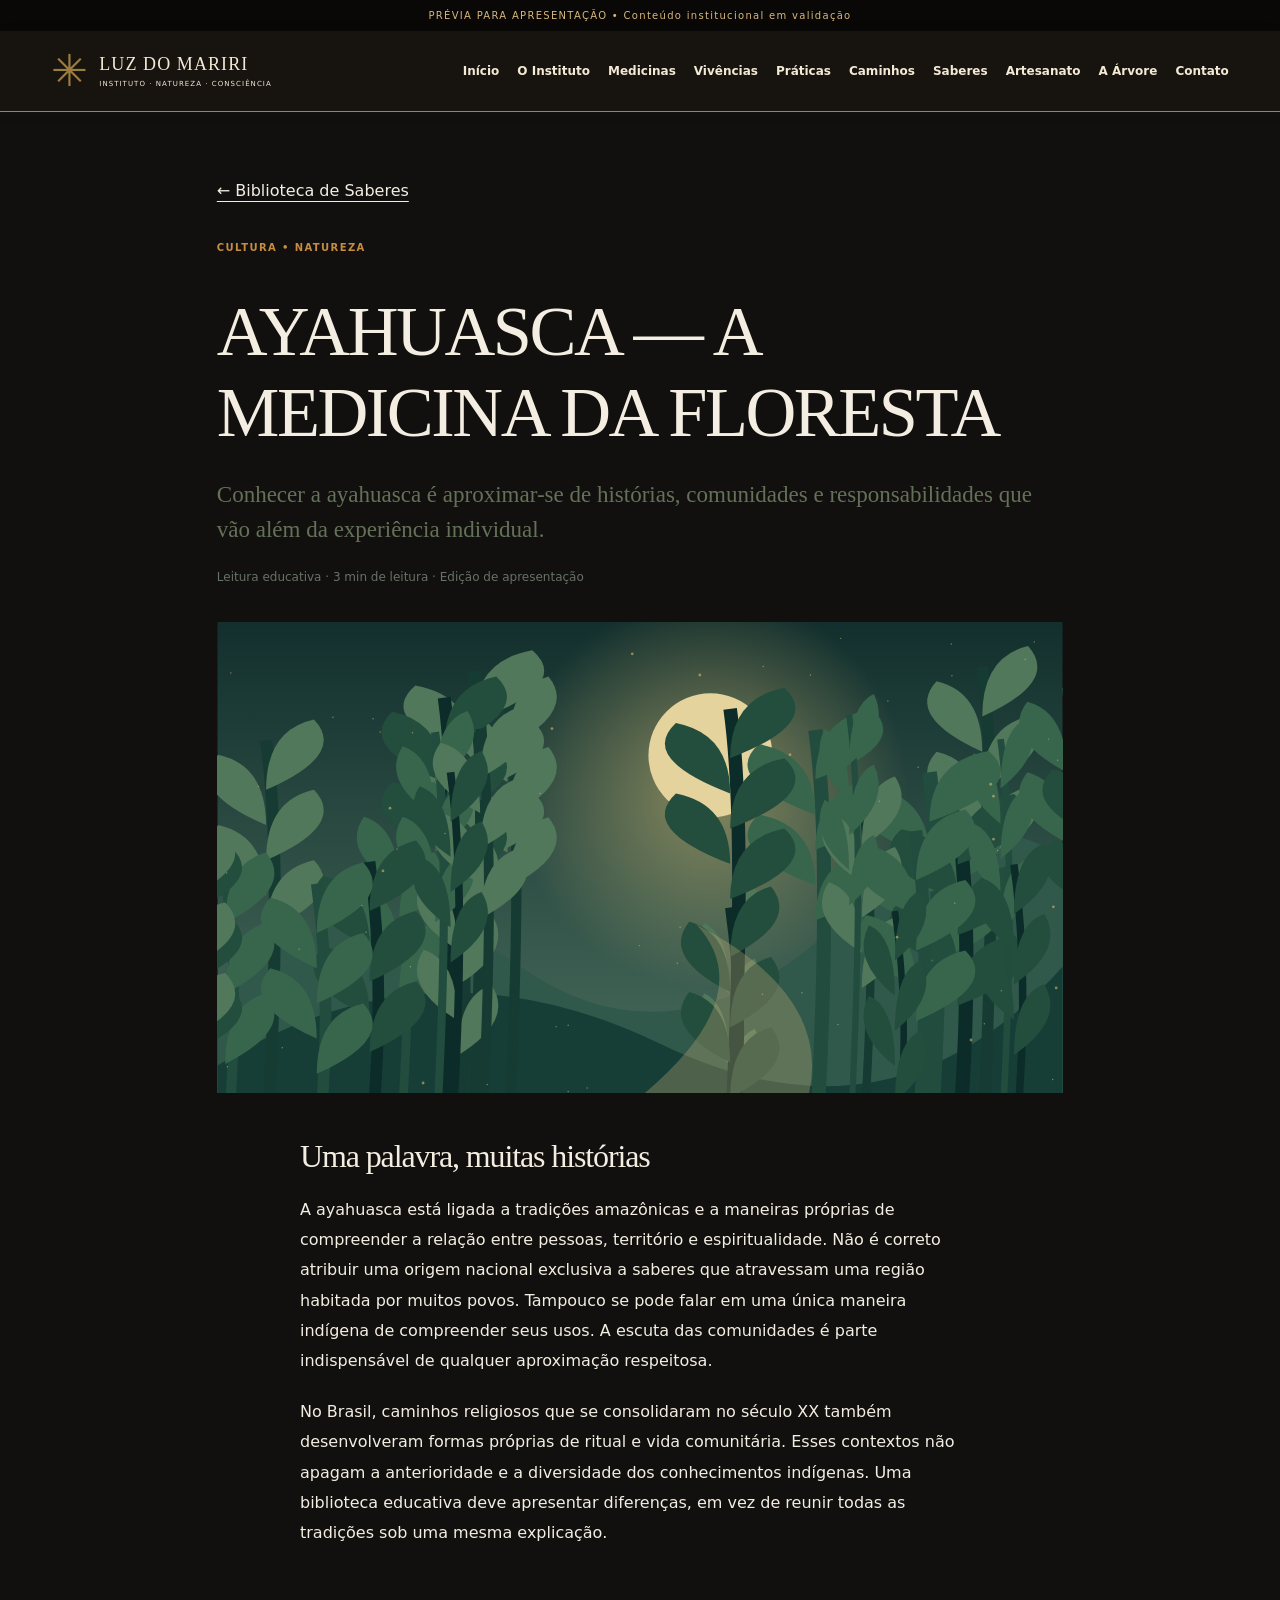
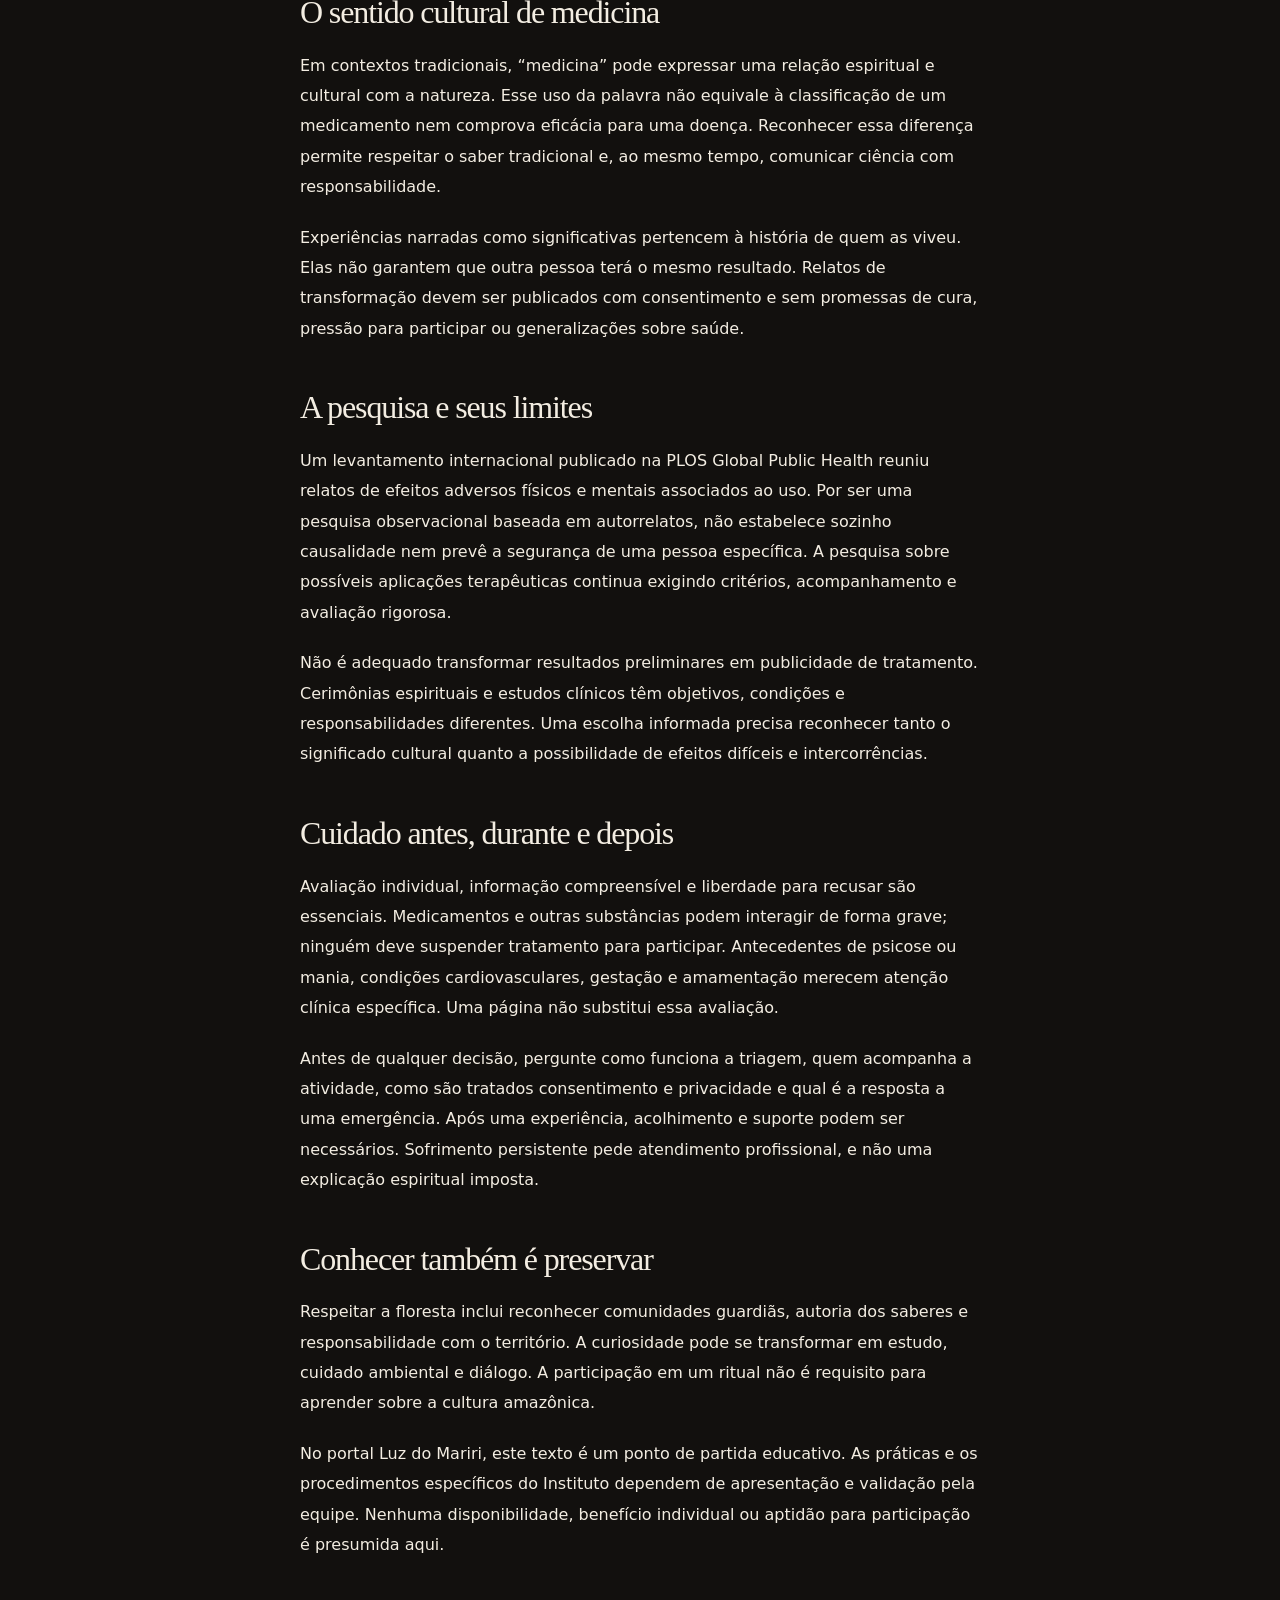
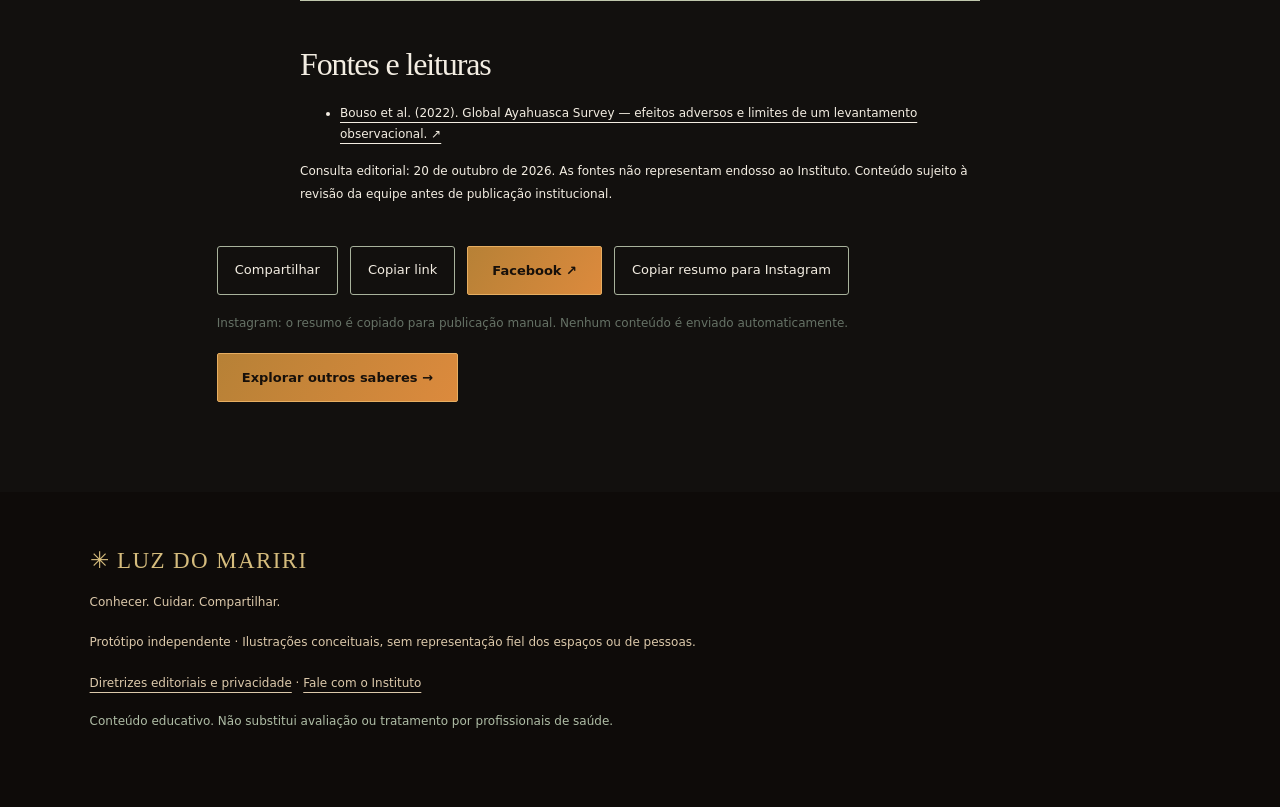
<file: pages/ayahuasca.html>
<!doctype html><html lang="pt-BR"><head><meta charset="UTF-8"><meta name="viewport" content="width=device-width, initial-scale=1"><meta name="description" content="Conhecer a ayahuasca é aproximar-se de histórias, comunidades e responsabilidades que vão além da experiência individual."><meta name="theme-color" content="#123e32"><meta property="og:title" content="AYAHUASCA — A MEDICINA DA FLORESTA | Luz do Mariri"><meta property="og:description" content="Conhecer a ayahuasca é aproximar-se de histórias, comunidades e responsabilidades que vão além da experiência individual."><meta property="og:type" content="article"><title>AYAHUASCA — A MEDICINA DA FLORESTA | Luz do Mariri</title><link rel="icon" href="../assets/illustrations/leaf.svg" type="image/svg+xml"><link rel="stylesheet" href="../css/style.css"><script defer src="../js/app.js"></script></head><body><a class="skip" href="#conteudo">Pular para o conteúdo</a><div class="prototype">PRÉVIA PARA APRESENTAÇÃO <span>• Conteúdo institucional em validação</span></div><header class="site-header"><a class="brand" href="../index.html"><span class="brand-symbol" aria-hidden="true">✳</span><span>LUZ DO MARIRI<small>INSTITUTO · NATUREZA · CONSCIÊNCIA</small></span></a><button class="menu-toggle" aria-controls="menu" aria-expanded="false">Menu ☰</button><nav id="menu" aria-label="Navegação principal"><a href="../index.html#inicial">Início</a><a href="../index.html#instituto">O Instituto</a><a href="../index.html#medicinas">Medicinas</a><a href="../index.html#vivencias">Vivências</a><a href="../index.html#praticas">Práticas</a><a href="../index.html#caminhos">Caminhos</a><a href="../index.html#biblioteca">Saberes</a><a href="../index.html#artesanato">Artesanato</a><a href="../index.html#biblioteca">A Árvore</a><a href="../index.html#contato">Contato</a></nav></header><main id="conteudo" class="article"><a class="back" href="../index.html#biblioteca">← Biblioteca de Saberes</a><p class="eyebrow">Cultura • Natureza</p><h1>AYAHUASCA — A MEDICINA DA FLORESTA</h1><p class="lead">Conhecer a ayahuasca é aproximar-se de histórias, comunidades e responsabilidades que vão além da experiência individual.</p><p class="meta">Leitura educativa · <span data-reading>3 min de leitura</span> · Edição de apresentação</p><img class="article-cover" src="../assets/illustrations/forest.svg" alt="Ilustração conceitual de floresta e contemplação" width="1200" height="850"><div class="article-copy"><h2>Uma palavra, muitas histórias</h2><p>A ayahuasca está ligada a tradições amazônicas e a maneiras próprias de compreender a relação entre pessoas, território e espiritualidade. Não é correto atribuir uma origem nacional exclusiva a saberes que atravessam uma região habitada por muitos povos. Tampouco se pode falar em uma única maneira indígena de compreender seus usos. A escuta das comunidades é parte indispensável de qualquer aproximação respeitosa.</p><p>No Brasil, caminhos religiosos que se consolidaram no século XX também desenvolveram formas próprias de ritual e vida comunitária. Esses contextos não apagam a anterioridade e a diversidade dos conhecimentos indígenas. Uma biblioteca educativa deve apresentar diferenças, em vez de reunir todas as tradições sob uma mesma explicação.</p><h2>O sentido cultural de medicina</h2><p>Em contextos tradicionais, “medicina” pode expressar uma relação espiritual e cultural com a natureza. Esse uso da palavra não equivale à classificação de um medicamento nem comprova eficácia para uma doença. Reconhecer essa diferença permite respeitar o saber tradicional e, ao mesmo tempo, comunicar ciência com responsabilidade.</p><p>Experiências narradas como significativas pertencem à história de quem as viveu. Elas não garantem que outra pessoa terá o mesmo resultado. Relatos de transformação devem ser publicados com consentimento e sem promessas de cura, pressão para participar ou generalizações sobre saúde.</p><h2>A pesquisa e seus limites</h2><p>Um levantamento internacional publicado na PLOS Global Public Health reuniu relatos de efeitos adversos físicos e mentais associados ao uso. Por ser uma pesquisa observacional baseada em autorrelatos, não estabelece sozinho causalidade nem prevê a segurança de uma pessoa específica. A pesquisa sobre possíveis aplicações terapêuticas continua exigindo critérios, acompanhamento e avaliação rigorosa.</p><p>Não é adequado transformar resultados preliminares em publicidade de tratamento. Cerimônias espirituais e estudos clínicos têm objetivos, condições e responsabilidades diferentes. Uma escolha informada precisa reconhecer tanto o significado cultural quanto a possibilidade de efeitos difíceis e intercorrências.</p><h2>Cuidado antes, durante e depois</h2><p>Avaliação individual, informação compreensível e liberdade para recusar são essenciais. Medicamentos e outras substâncias podem interagir de forma grave; ninguém deve suspender tratamento para participar. Antecedentes de psicose ou mania, condições cardiovasculares, gestação e amamentação merecem atenção clínica específica. Uma página não substitui essa avaliação.</p><p>Antes de qualquer decisão, pergunte como funciona a triagem, quem acompanha a atividade, como são tratados consentimento e privacidade e qual é a resposta a uma emergência. Após uma experiência, acolhimento e suporte podem ser necessários. Sofrimento persistente pede atendimento profissional, e não uma explicação espiritual imposta.</p><h2>Conhecer também é preservar</h2><p>Respeitar a floresta inclui reconhecer comunidades guardiãs, autoria dos saberes e responsabilidade com o território. A curiosidade pode se transformar em estudo, cuidado ambiental e diálogo. A participação em um ritual não é requisito para aprender sobre a cultura amazônica.</p><p>No portal Luz do Mariri, este texto é um ponto de partida educativo. As práticas e os procedimentos específicos do Instituto dependem de apresentação e validação pela equipe. Nenhuma disponibilidade, benefício individual ou aptidão para participação é presumida aqui.</p><aside class="references"><h2>Fontes e leituras</h2><ul><li><a href="https://journals.plos.org/globalpublichealth/article?id=10.1371/journal.pgph.0000438" target="_blank" rel="noopener noreferrer">Bouso et al. (2022). Global Ayahuasca Survey — efeitos adversos e limites de um levantamento observacional. ↗</a></li></ul><p>Consulta editorial: 20 de outubro de 2026. As fontes não representam endosso ao Instituto. Conteúdo sujeito à revisão da equipe antes de publicação institucional.</p></aside></div><div class="share-bar"><button data-share>Compartilhar</button><button data-copy>Copiar link</button><a class="button secondary" data-facebook href="https://www.facebook.com/">Facebook ↗</a><button data-instagram>Copiar resumo para Instagram</button></div><p class="fine">Instagram: o resumo é copiado para publicação manual. Nenhum conteúdo é enviado automaticamente.</p><a class="button" href="../index.html#biblioteca">Explorar outros saberes →</a></main><footer><a class="brand" href="../index.html">✳ LUZ DO MARIRI</a><p>Conhecer. Cuidar. Compartilhar.</p><p>Protótipo independente · Ilustrações conceituais, sem representação fiel dos espaços ou de pessoas.</p><a href="../pages/editorial.html">Diretrizes editoriais e privacidade</a><span> · </span><a href="../index.html#contato">Fale com o Instituto</a><p class="fine">Conteúdo educativo. Não substitui avaliação ou tratamento por profissionais de saúde.</p></footer><p id="status" class="toast" role="status" aria-live="polite"></p></body></html>
</file>
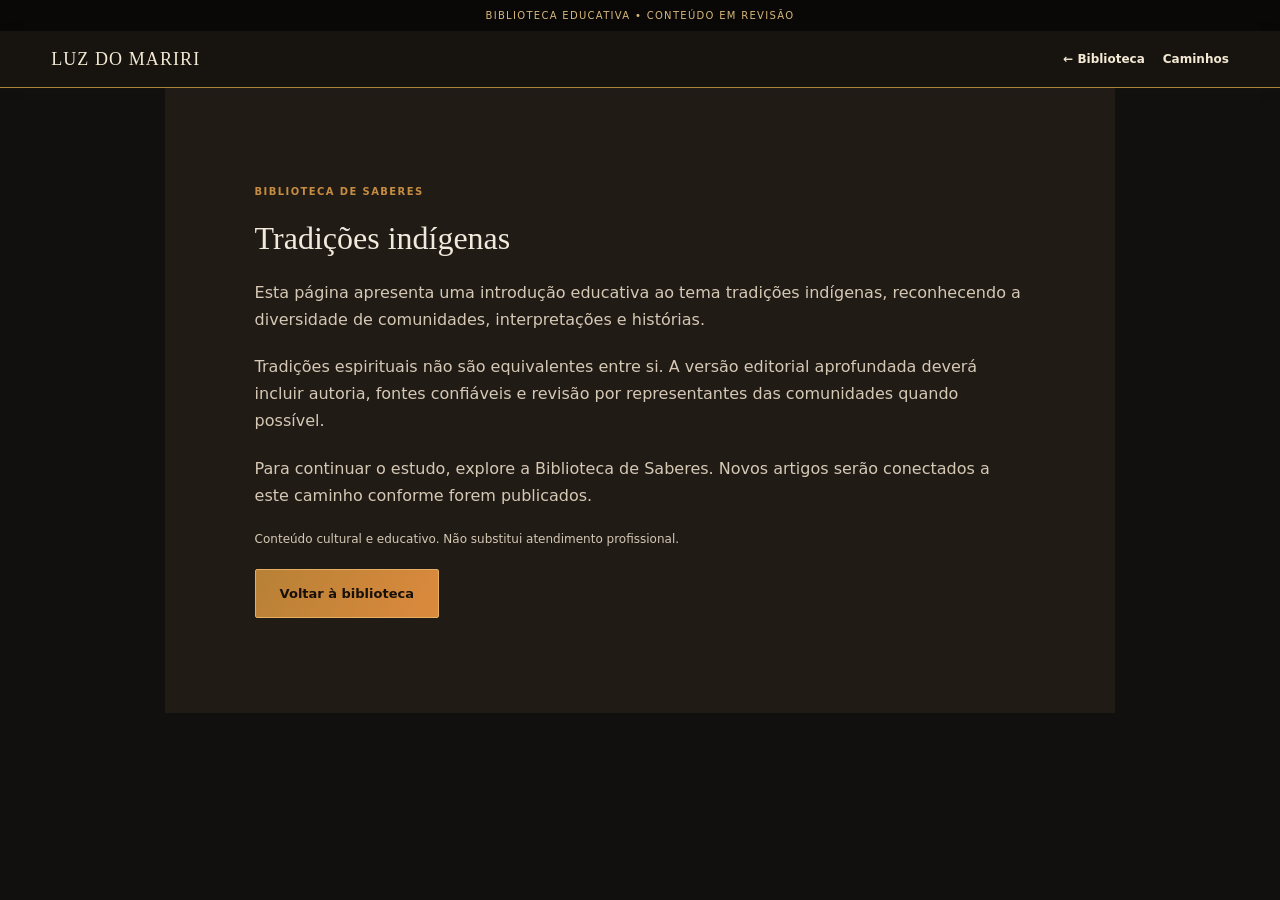
<file: pages/caminho-1.html>
<!doctype html><html lang="pt-BR"><head><meta charset="UTF-8"><meta name="viewport" content="width=device-width,initial-scale=1"><title>Tradições indígenas | Luz do Mariri</title><link rel="stylesheet" href="../css/style.css"></head><body><div class="prototype">BIBLIOTECA EDUCATIVA • CONTEÚDO EM REVISÃO</div><header class="site-header"><a class="brand" href="../index.html">LUZ DO MARIRI</a><nav aria-label="Navegação"><a href="../index.html#biblioteca">← Biblioteca</a><a href="../index.html#caminhos">Caminhos</a></nav></header><main class="section light" style="max-width:950px;margin:auto;min-height:65vh"><p class="eyebrow">BIBLIOTECA DE SABERES</p><h1>Tradições indígenas</h1><p>Esta página apresenta uma introdução educativa ao tema tradições indígenas, reconhecendo a diversidade de comunidades, interpretações e histórias.</p><p>Tradições espirituais não são equivalentes entre si. A versão editorial aprofundada deverá incluir autoria, fontes confiáveis e revisão por representantes das comunidades quando possível.</p><p>Para continuar o estudo, explore a Biblioteca de Saberes. Novos artigos serão conectados a este caminho conforme forem publicados.</p><p class="fine">Conteúdo cultural e educativo. Não substitui atendimento profissional.</p><a class="button dark" href="../index.html#biblioteca">Voltar à biblioteca</a></main></body></html>
</file>
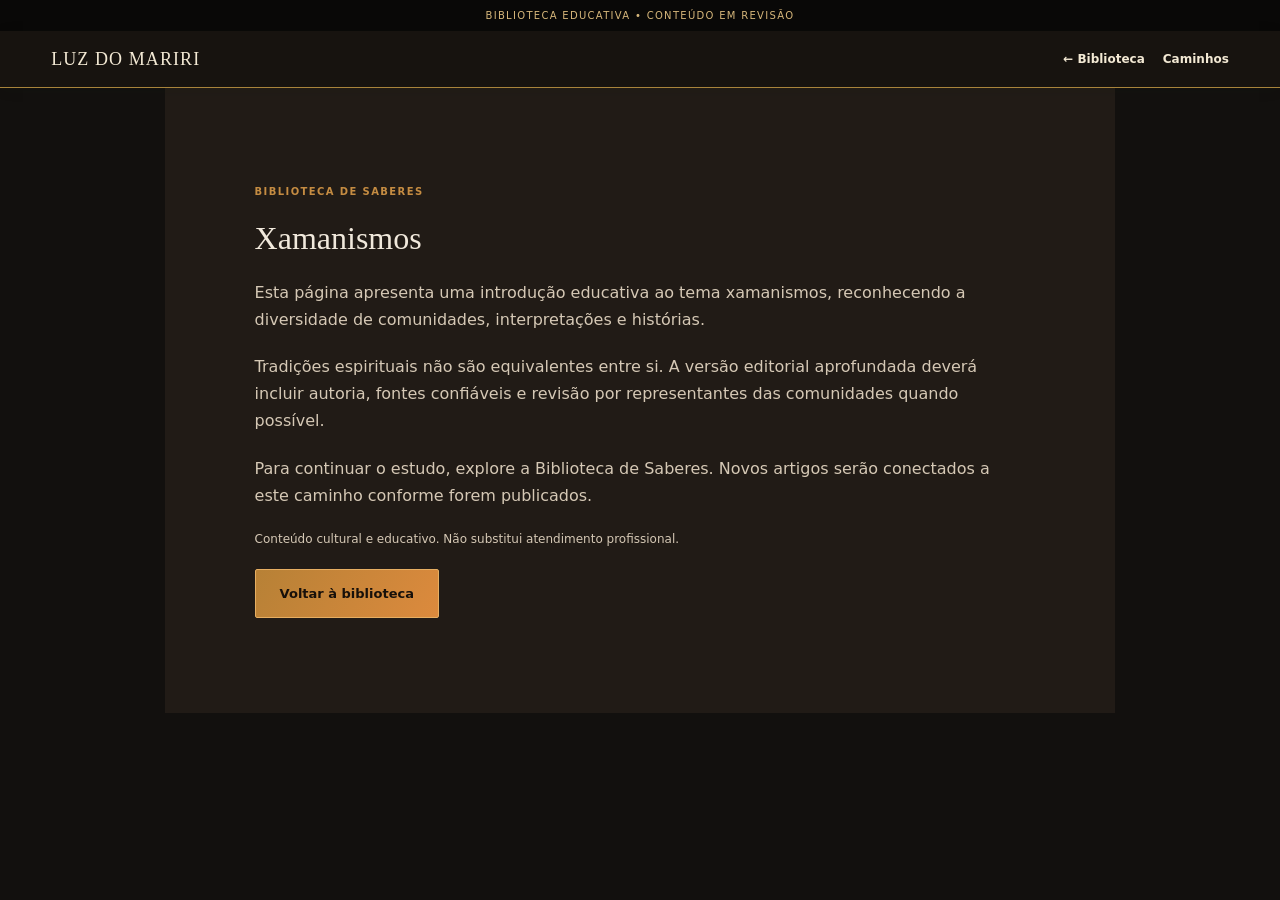
<file: pages/caminho-2.html>
<!doctype html><html lang="pt-BR"><head><meta charset="UTF-8"><meta name="viewport" content="width=device-width,initial-scale=1"><title>Xamanismos | Luz do Mariri</title><link rel="stylesheet" href="../css/style.css"></head><body><div class="prototype">BIBLIOTECA EDUCATIVA • CONTEÚDO EM REVISÃO</div><header class="site-header"><a class="brand" href="../index.html">LUZ DO MARIRI</a><nav aria-label="Navegação"><a href="../index.html#biblioteca">← Biblioteca</a><a href="../index.html#caminhos">Caminhos</a></nav></header><main class="section light" style="max-width:950px;margin:auto;min-height:65vh"><p class="eyebrow">BIBLIOTECA DE SABERES</p><h1>Xamanismos</h1><p>Esta página apresenta uma introdução educativa ao tema xamanismos, reconhecendo a diversidade de comunidades, interpretações e histórias.</p><p>Tradições espirituais não são equivalentes entre si. A versão editorial aprofundada deverá incluir autoria, fontes confiáveis e revisão por representantes das comunidades quando possível.</p><p>Para continuar o estudo, explore a Biblioteca de Saberes. Novos artigos serão conectados a este caminho conforme forem publicados.</p><p class="fine">Conteúdo cultural e educativo. Não substitui atendimento profissional.</p><a class="button dark" href="../index.html#biblioteca">Voltar à biblioteca</a></main></body></html>
</file>
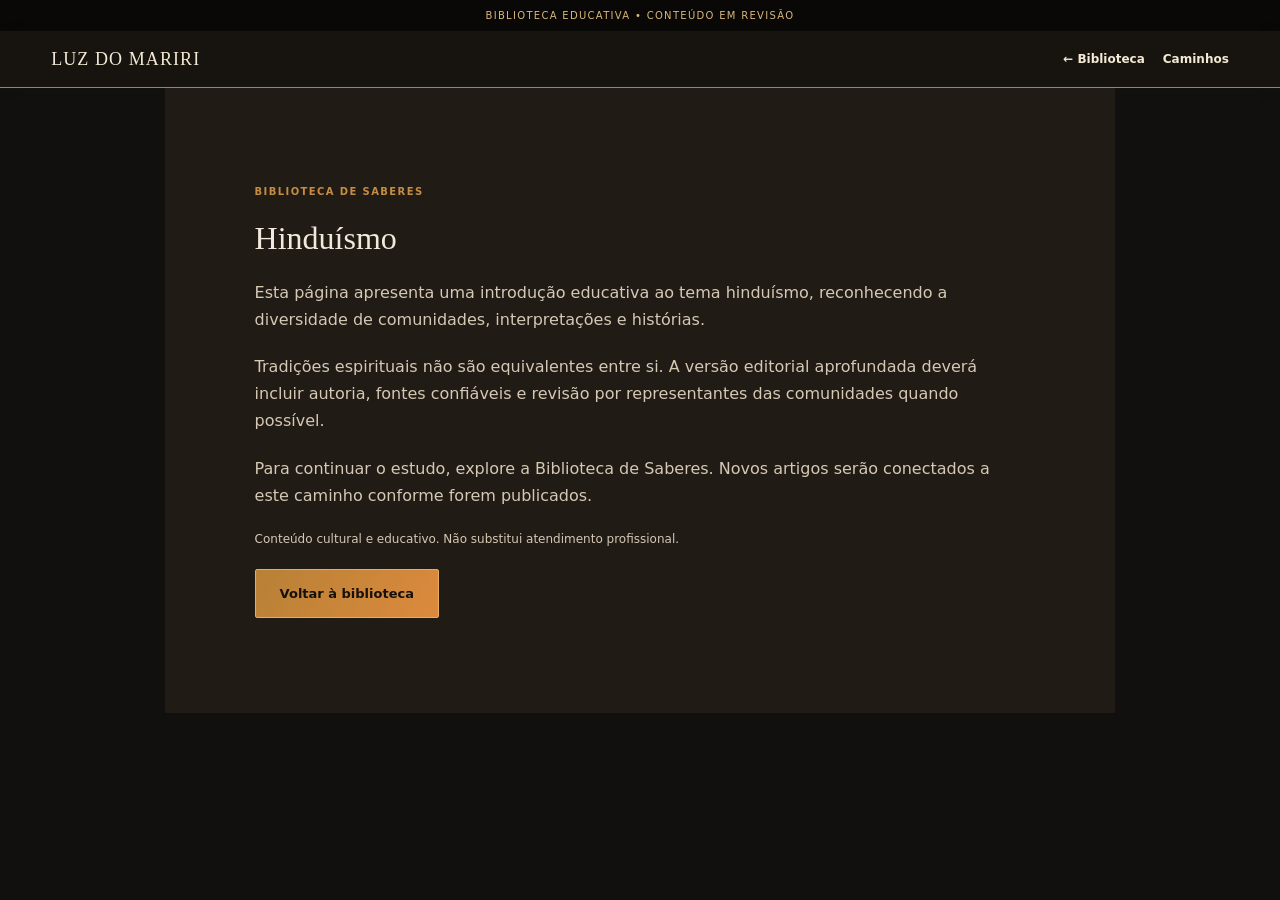
<file: pages/caminho-3.html>
<!doctype html><html lang="pt-BR"><head><meta charset="UTF-8"><meta name="viewport" content="width=device-width,initial-scale=1"><title>Hinduísmo | Luz do Mariri</title><link rel="stylesheet" href="../css/style.css"></head><body><div class="prototype">BIBLIOTECA EDUCATIVA • CONTEÚDO EM REVISÃO</div><header class="site-header"><a class="brand" href="../index.html">LUZ DO MARIRI</a><nav aria-label="Navegação"><a href="../index.html#biblioteca">← Biblioteca</a><a href="../index.html#caminhos">Caminhos</a></nav></header><main class="section light" style="max-width:950px;margin:auto;min-height:65vh"><p class="eyebrow">BIBLIOTECA DE SABERES</p><h1>Hinduísmo</h1><p>Esta página apresenta uma introdução educativa ao tema hinduísmo, reconhecendo a diversidade de comunidades, interpretações e histórias.</p><p>Tradições espirituais não são equivalentes entre si. A versão editorial aprofundada deverá incluir autoria, fontes confiáveis e revisão por representantes das comunidades quando possível.</p><p>Para continuar o estudo, explore a Biblioteca de Saberes. Novos artigos serão conectados a este caminho conforme forem publicados.</p><p class="fine">Conteúdo cultural e educativo. Não substitui atendimento profissional.</p><a class="button dark" href="../index.html#biblioteca">Voltar à biblioteca</a></main></body></html>
</file>
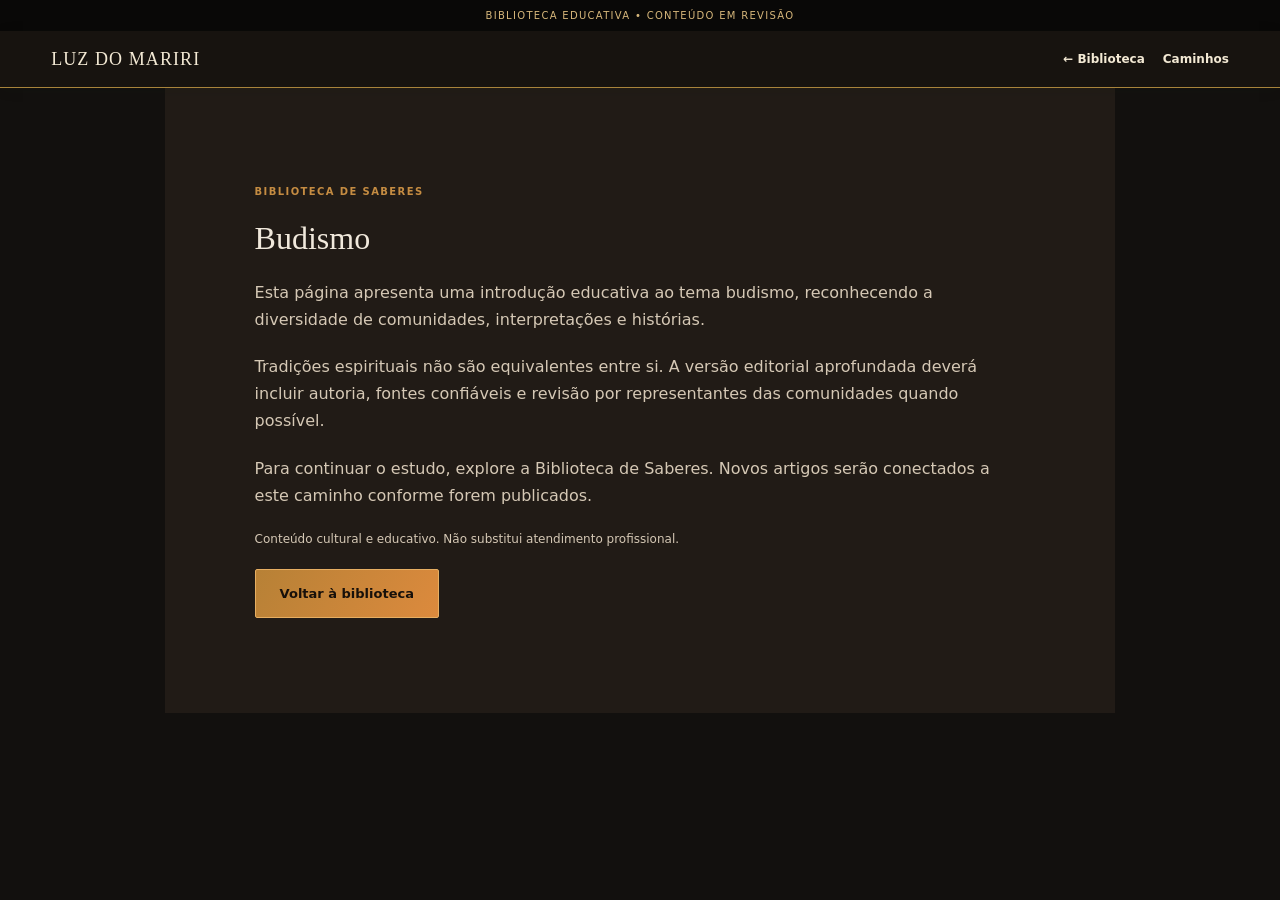
<file: pages/caminho-4.html>
<!doctype html><html lang="pt-BR"><head><meta charset="UTF-8"><meta name="viewport" content="width=device-width,initial-scale=1"><title>Budismo | Luz do Mariri</title><link rel="stylesheet" href="../css/style.css"></head><body><div class="prototype">BIBLIOTECA EDUCATIVA • CONTEÚDO EM REVISÃO</div><header class="site-header"><a class="brand" href="../index.html">LUZ DO MARIRI</a><nav aria-label="Navegação"><a href="../index.html#biblioteca">← Biblioteca</a><a href="../index.html#caminhos">Caminhos</a></nav></header><main class="section light" style="max-width:950px;margin:auto;min-height:65vh"><p class="eyebrow">BIBLIOTECA DE SABERES</p><h1>Budismo</h1><p>Esta página apresenta uma introdução educativa ao tema budismo, reconhecendo a diversidade de comunidades, interpretações e histórias.</p><p>Tradições espirituais não são equivalentes entre si. A versão editorial aprofundada deverá incluir autoria, fontes confiáveis e revisão por representantes das comunidades quando possível.</p><p>Para continuar o estudo, explore a Biblioteca de Saberes. Novos artigos serão conectados a este caminho conforme forem publicados.</p><p class="fine">Conteúdo cultural e educativo. Não substitui atendimento profissional.</p><a class="button dark" href="../index.html#biblioteca">Voltar à biblioteca</a></main></body></html>
</file>
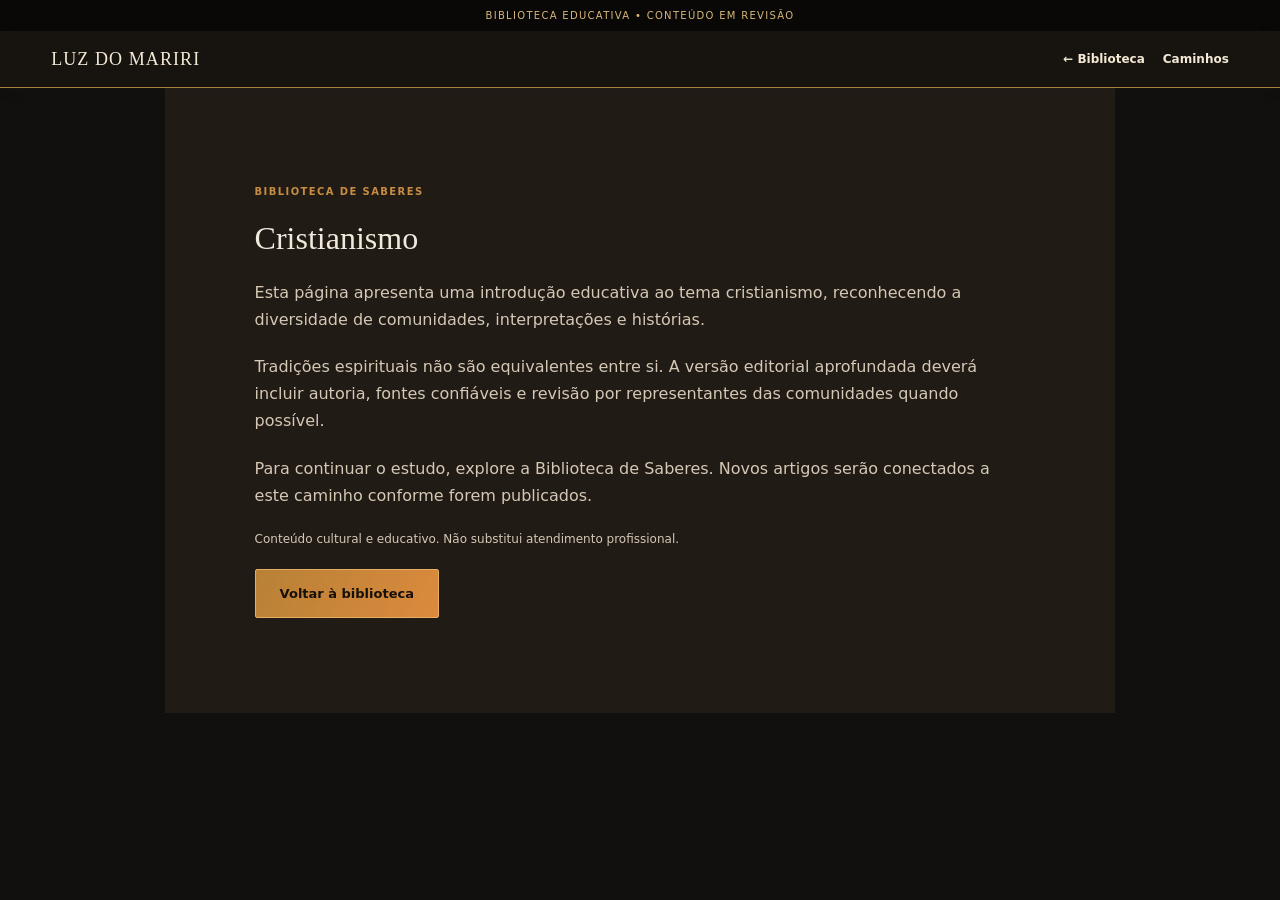
<file: pages/caminho-5.html>
<!doctype html><html lang="pt-BR"><head><meta charset="UTF-8"><meta name="viewport" content="width=device-width,initial-scale=1"><title>Cristianismo | Luz do Mariri</title><link rel="stylesheet" href="../css/style.css"></head><body><div class="prototype">BIBLIOTECA EDUCATIVA • CONTEÚDO EM REVISÃO</div><header class="site-header"><a class="brand" href="../index.html">LUZ DO MARIRI</a><nav aria-label="Navegação"><a href="../index.html#biblioteca">← Biblioteca</a><a href="../index.html#caminhos">Caminhos</a></nav></header><main class="section light" style="max-width:950px;margin:auto;min-height:65vh"><p class="eyebrow">BIBLIOTECA DE SABERES</p><h1>Cristianismo</h1><p>Esta página apresenta uma introdução educativa ao tema cristianismo, reconhecendo a diversidade de comunidades, interpretações e histórias.</p><p>Tradições espirituais não são equivalentes entre si. A versão editorial aprofundada deverá incluir autoria, fontes confiáveis e revisão por representantes das comunidades quando possível.</p><p>Para continuar o estudo, explore a Biblioteca de Saberes. Novos artigos serão conectados a este caminho conforme forem publicados.</p><p class="fine">Conteúdo cultural e educativo. Não substitui atendimento profissional.</p><a class="button dark" href="../index.html#biblioteca">Voltar à biblioteca</a></main></body></html>
</file>
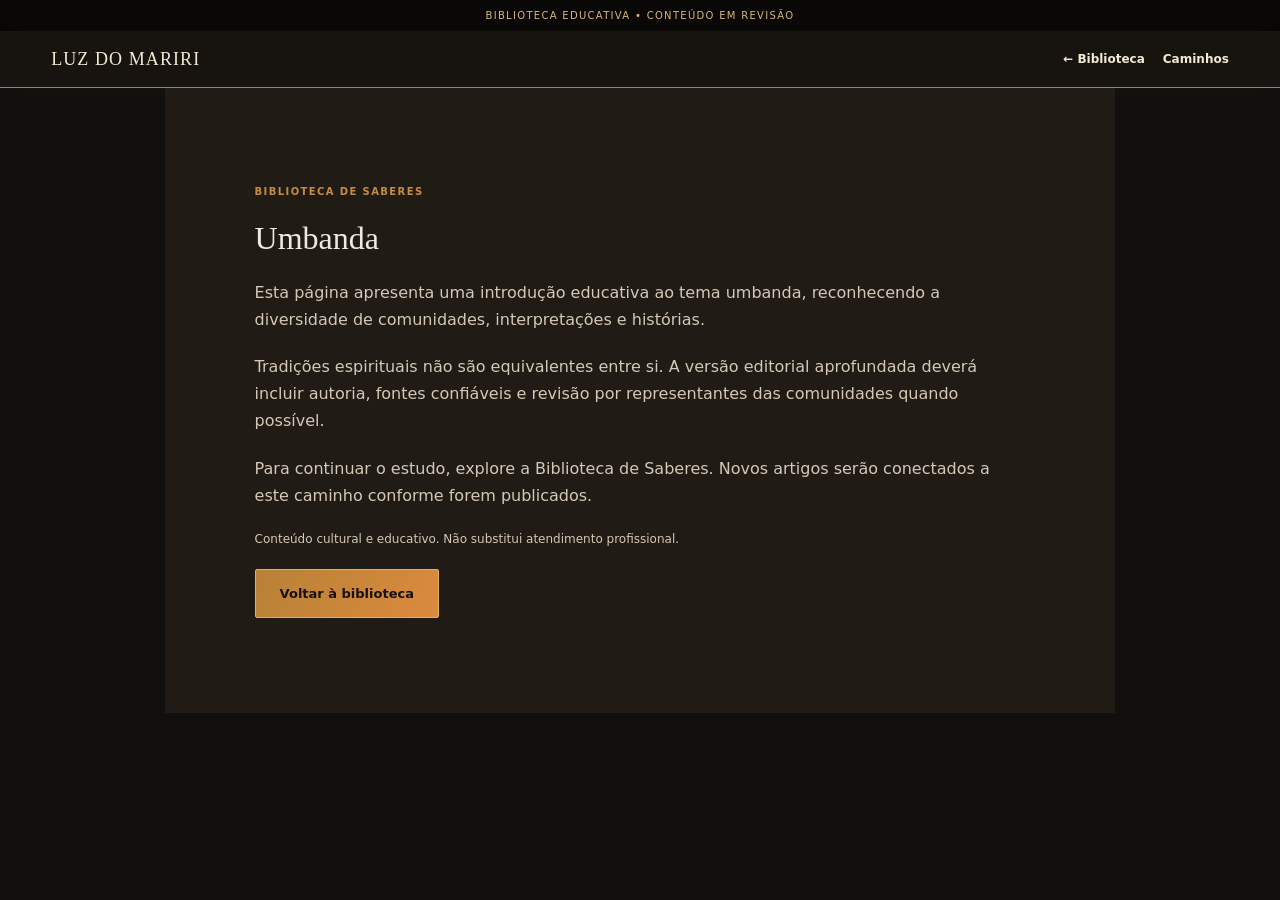
<file: pages/caminho-6.html>
<!doctype html><html lang="pt-BR"><head><meta charset="UTF-8"><meta name="viewport" content="width=device-width,initial-scale=1"><title>Umbanda | Luz do Mariri</title><link rel="stylesheet" href="../css/style.css"></head><body><div class="prototype">BIBLIOTECA EDUCATIVA • CONTEÚDO EM REVISÃO</div><header class="site-header"><a class="brand" href="../index.html">LUZ DO MARIRI</a><nav aria-label="Navegação"><a href="../index.html#biblioteca">← Biblioteca</a><a href="../index.html#caminhos">Caminhos</a></nav></header><main class="section light" style="max-width:950px;margin:auto;min-height:65vh"><p class="eyebrow">BIBLIOTECA DE SABERES</p><h1>Umbanda</h1><p>Esta página apresenta uma introdução educativa ao tema umbanda, reconhecendo a diversidade de comunidades, interpretações e histórias.</p><p>Tradições espirituais não são equivalentes entre si. A versão editorial aprofundada deverá incluir autoria, fontes confiáveis e revisão por representantes das comunidades quando possível.</p><p>Para continuar o estudo, explore a Biblioteca de Saberes. Novos artigos serão conectados a este caminho conforme forem publicados.</p><p class="fine">Conteúdo cultural e educativo. Não substitui atendimento profissional.</p><a class="button dark" href="../index.html#biblioteca">Voltar à biblioteca</a></main></body></html>
</file>
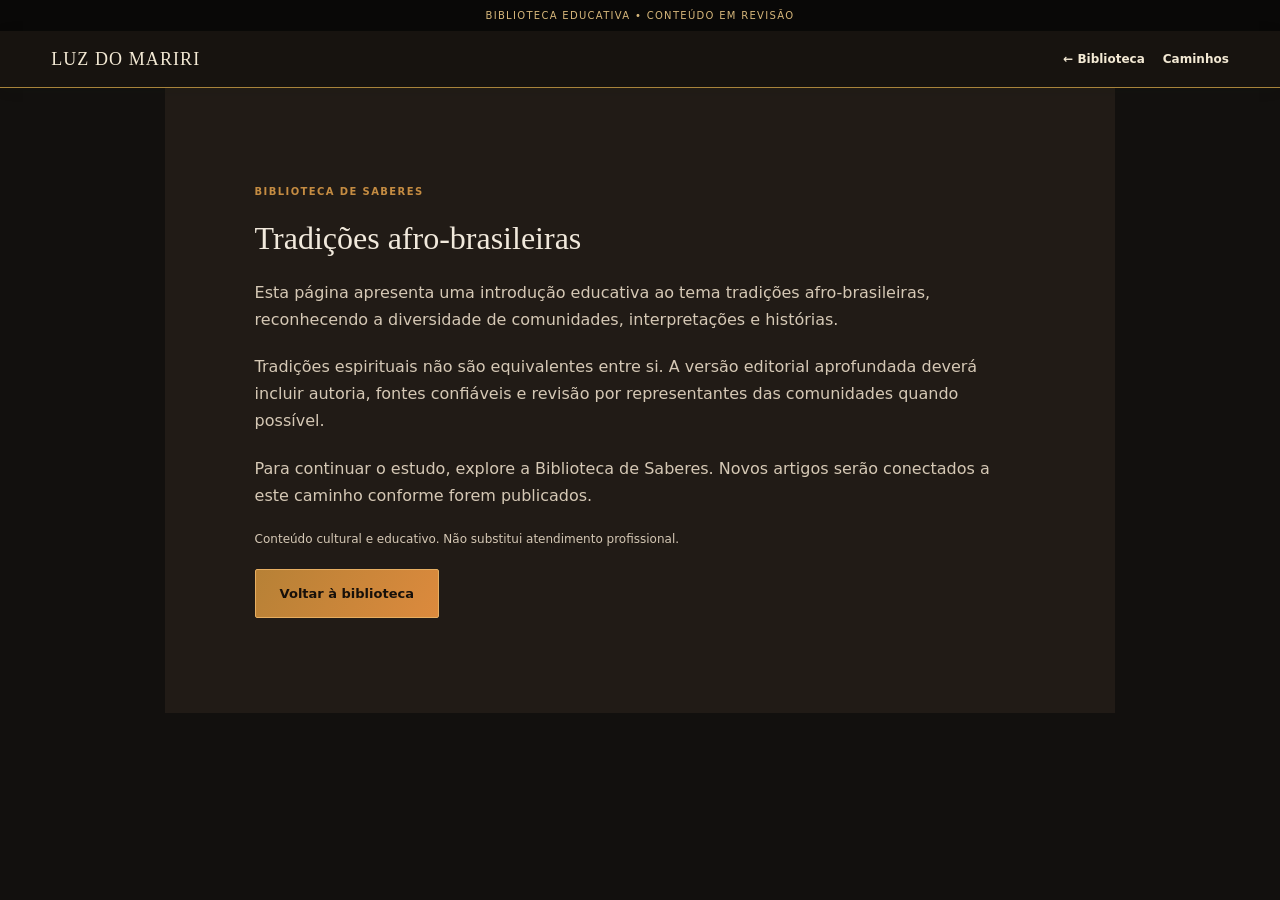
<file: pages/caminho-7.html>
<!doctype html><html lang="pt-BR"><head><meta charset="UTF-8"><meta name="viewport" content="width=device-width,initial-scale=1"><title>Tradições afro-brasileiras | Luz do Mariri</title><link rel="stylesheet" href="../css/style.css"></head><body><div class="prototype">BIBLIOTECA EDUCATIVA • CONTEÚDO EM REVISÃO</div><header class="site-header"><a class="brand" href="../index.html">LUZ DO MARIRI</a><nav aria-label="Navegação"><a href="../index.html#biblioteca">← Biblioteca</a><a href="../index.html#caminhos">Caminhos</a></nav></header><main class="section light" style="max-width:950px;margin:auto;min-height:65vh"><p class="eyebrow">BIBLIOTECA DE SABERES</p><h1>Tradições afro-brasileiras</h1><p>Esta página apresenta uma introdução educativa ao tema tradições afro-brasileiras, reconhecendo a diversidade de comunidades, interpretações e histórias.</p><p>Tradições espirituais não são equivalentes entre si. A versão editorial aprofundada deverá incluir autoria, fontes confiáveis e revisão por representantes das comunidades quando possível.</p><p>Para continuar o estudo, explore a Biblioteca de Saberes. Novos artigos serão conectados a este caminho conforme forem publicados.</p><p class="fine">Conteúdo cultural e educativo. Não substitui atendimento profissional.</p><a class="button dark" href="../index.html#biblioteca">Voltar à biblioteca</a></main></body></html>
</file>
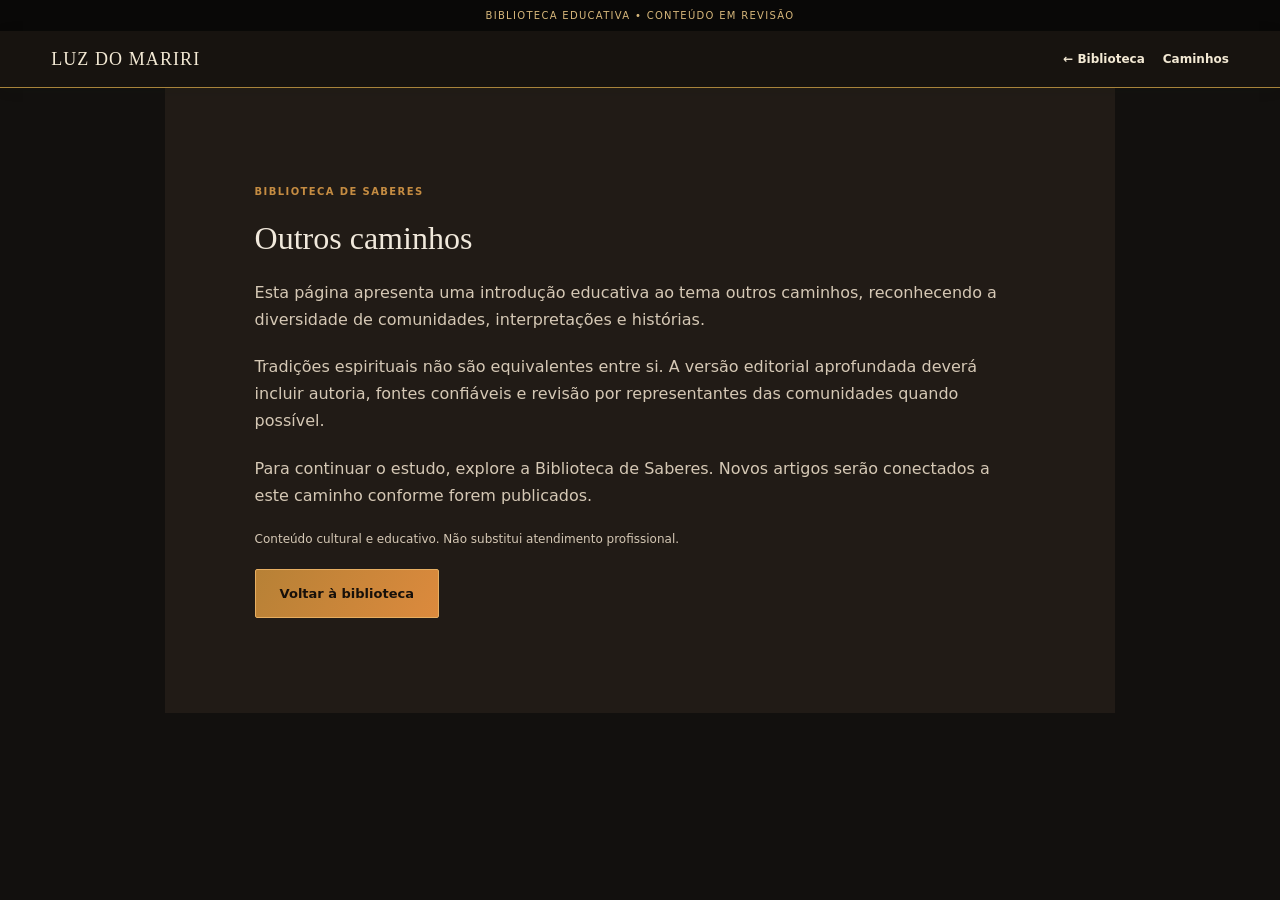
<file: pages/caminho-8.html>
<!doctype html><html lang="pt-BR"><head><meta charset="UTF-8"><meta name="viewport" content="width=device-width,initial-scale=1"><title>Outros caminhos | Luz do Mariri</title><link rel="stylesheet" href="../css/style.css"></head><body><div class="prototype">BIBLIOTECA EDUCATIVA • CONTEÚDO EM REVISÃO</div><header class="site-header"><a class="brand" href="../index.html">LUZ DO MARIRI</a><nav aria-label="Navegação"><a href="../index.html#biblioteca">← Biblioteca</a><a href="../index.html#caminhos">Caminhos</a></nav></header><main class="section light" style="max-width:950px;margin:auto;min-height:65vh"><p class="eyebrow">BIBLIOTECA DE SABERES</p><h1>Outros caminhos</h1><p>Esta página apresenta uma introdução educativa ao tema outros caminhos, reconhecendo a diversidade de comunidades, interpretações e histórias.</p><p>Tradições espirituais não são equivalentes entre si. A versão editorial aprofundada deverá incluir autoria, fontes confiáveis e revisão por representantes das comunidades quando possível.</p><p>Para continuar o estudo, explore a Biblioteca de Saberes. Novos artigos serão conectados a este caminho conforme forem publicados.</p><p class="fine">Conteúdo cultural e educativo. Não substitui atendimento profissional.</p><a class="button dark" href="../index.html#biblioteca">Voltar à biblioteca</a></main></body></html>
</file>
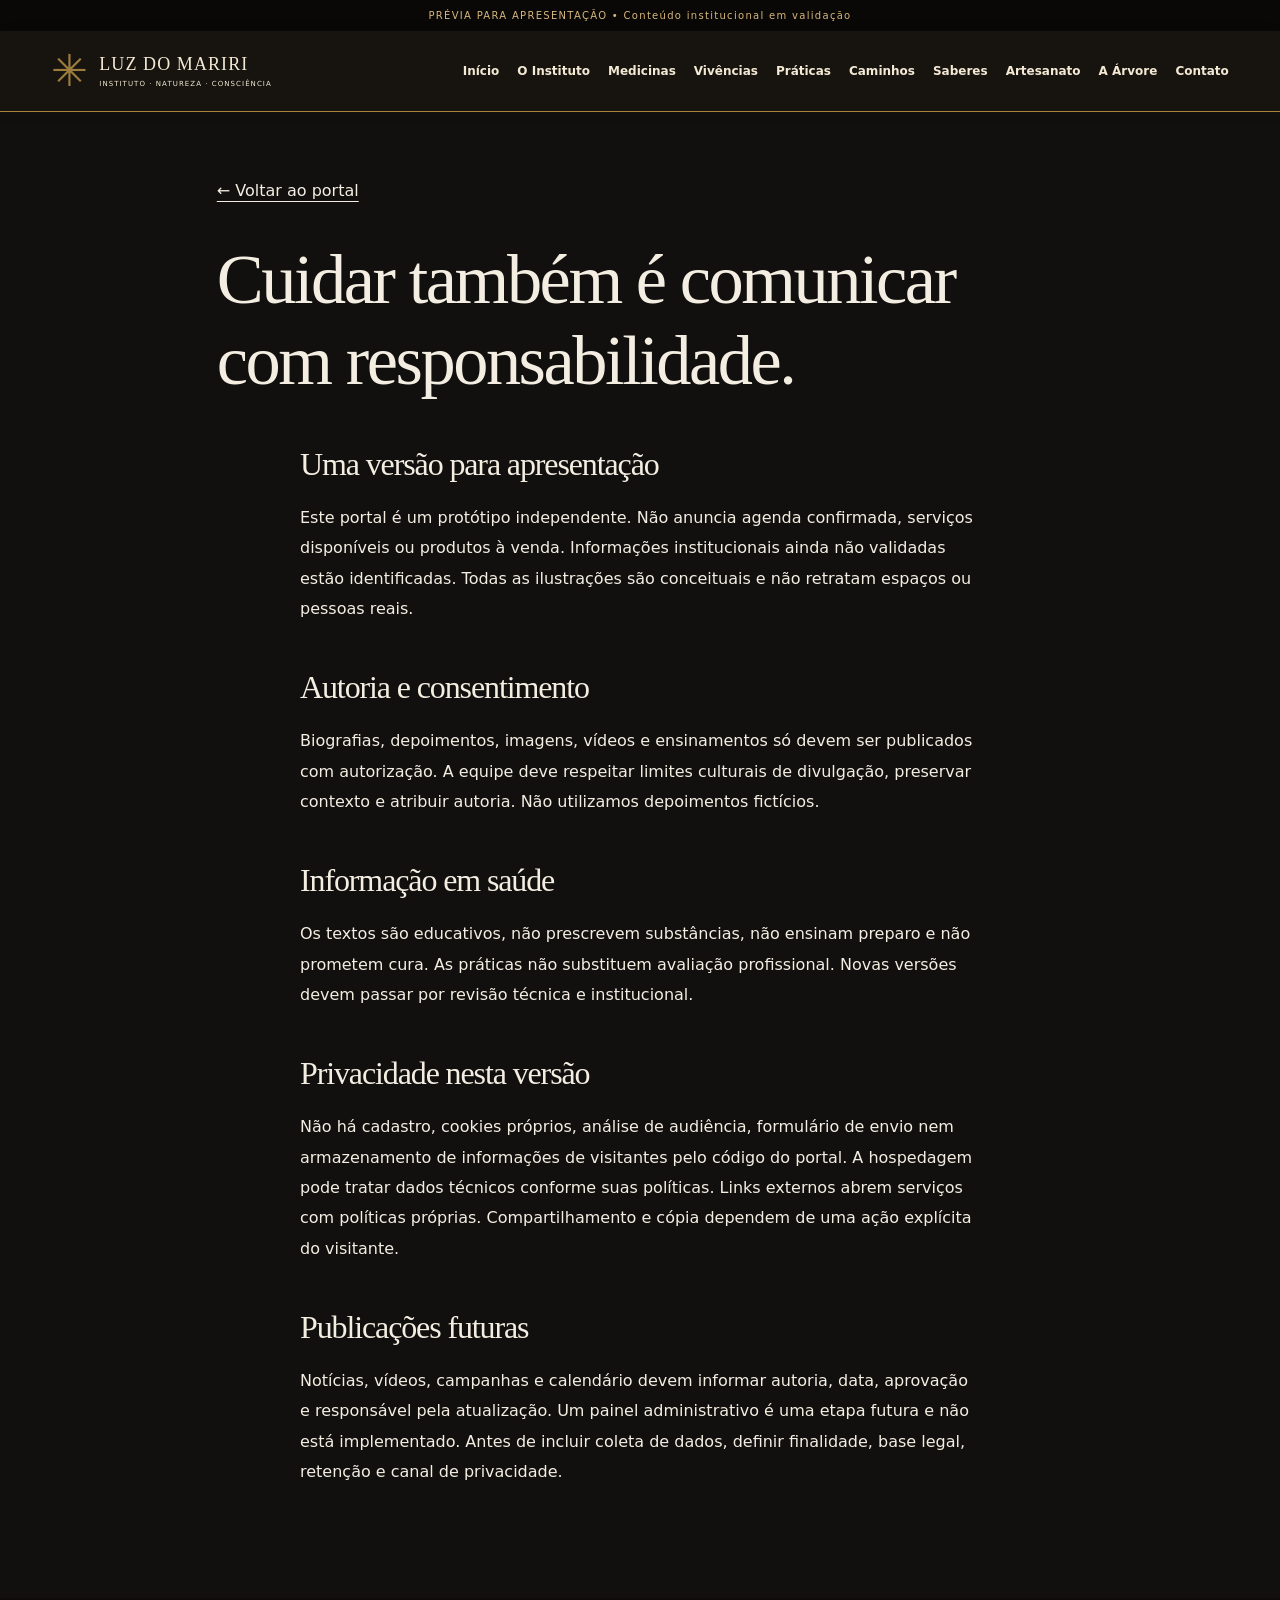
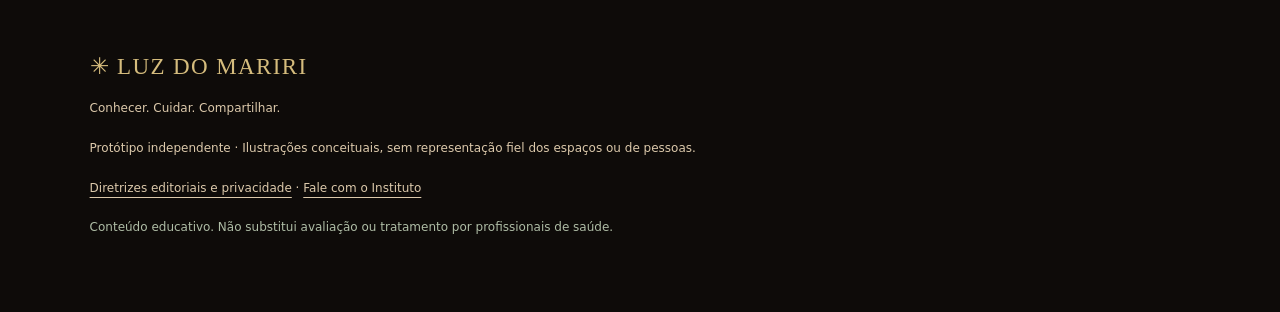
<file: pages/editorial.html>
<!doctype html><html lang="pt-BR"><head><meta charset="UTF-8"><meta name="viewport" content="width=device-width, initial-scale=1"><meta name="description" content="Diretrizes de conteúdo, autorização e privacidade do protótipo."><meta name="theme-color" content="#123e32"><meta property="og:title" content="Diretrizes editoriais e privacidade | Luz do Mariri"><meta property="og:description" content="Diretrizes de conteúdo, autorização e privacidade do protótipo."><meta property="og:type" content="article"><title>Diretrizes editoriais e privacidade | Luz do Mariri</title><link rel="icon" href="../assets/illustrations/leaf.svg" type="image/svg+xml"><link rel="stylesheet" href="../css/style.css"><script defer src="../js/app.js"></script></head><body><a class="skip" href="#conteudo">Pular para o conteúdo</a><div class="prototype">PRÉVIA PARA APRESENTAÇÃO <span>• Conteúdo institucional em validação</span></div><header class="site-header"><a class="brand" href="../index.html"><span class="brand-symbol" aria-hidden="true">✳</span><span>LUZ DO MARIRI<small>INSTITUTO · NATUREZA · CONSCIÊNCIA</small></span></a><button class="menu-toggle" aria-controls="menu" aria-expanded="false">Menu ☰</button><nav id="menu" aria-label="Navegação principal"><a href="../index.html#inicial">Início</a><a href="../index.html#instituto">O Instituto</a><a href="../index.html#medicinas">Medicinas</a><a href="../index.html#vivencias">Vivências</a><a href="../index.html#praticas">Práticas</a><a href="../index.html#caminhos">Caminhos</a><a href="../index.html#biblioteca">Saberes</a><a href="../index.html#artesanato">Artesanato</a><a href="../index.html#biblioteca">A Árvore</a><a href="../index.html#contato">Contato</a></nav></header><main id="conteudo" class="article"><a href="../index.html">← Voltar ao portal</a><h1>Cuidar também é comunicar com responsabilidade.</h1><div class="article-copy"><h2>Uma versão para apresentação</h2><p>Este portal é um protótipo independente. Não anuncia agenda confirmada, serviços disponíveis ou produtos à venda. Informações institucionais ainda não validadas estão identificadas. Todas as ilustrações são conceituais e não retratam espaços ou pessoas reais.</p><h2>Autoria e consentimento</h2><p>Biografias, depoimentos, imagens, vídeos e ensinamentos só devem ser publicados com autorização. A equipe deve respeitar limites culturais de divulgação, preservar contexto e atribuir autoria. Não utilizamos depoimentos fictícios.</p><h2>Informação em saúde</h2><p>Os textos são educativos, não prescrevem substâncias, não ensinam preparo e não prometem cura. As práticas não substituem avaliação profissional. Novas versões devem passar por revisão técnica e institucional.</p><h2>Privacidade nesta versão</h2><p>Não há cadastro, cookies próprios, análise de audiência, formulário de envio nem armazenamento de informações de visitantes pelo código do portal. A hospedagem pode tratar dados técnicos conforme suas políticas. Links externos abrem serviços com políticas próprias. Compartilhamento e cópia dependem de uma ação explícita do visitante.</p><h2>Publicações futuras</h2><p>Notícias, vídeos, campanhas e calendário devem informar autoria, data, aprovação e responsável pela atualização. Um painel administrativo é uma etapa futura e não está implementado. Antes de incluir coleta de dados, definir finalidade, base legal, retenção e canal de privacidade.</p></div></main><footer><a class="brand" href="../index.html">✳ LUZ DO MARIRI</a><p>Conhecer. Cuidar. Compartilhar.</p><p>Protótipo independente · Ilustrações conceituais, sem representação fiel dos espaços ou de pessoas.</p><a href="../pages/editorial.html">Diretrizes editoriais e privacidade</a><span> · </span><a href="../index.html#contato">Fale com o Instituto</a><p class="fine">Conteúdo educativo. Não substitui avaliação ou tratamento por profissionais de saúde.</p></footer><p id="status" class="toast" role="status" aria-live="polite"></p></body></html>
</file>
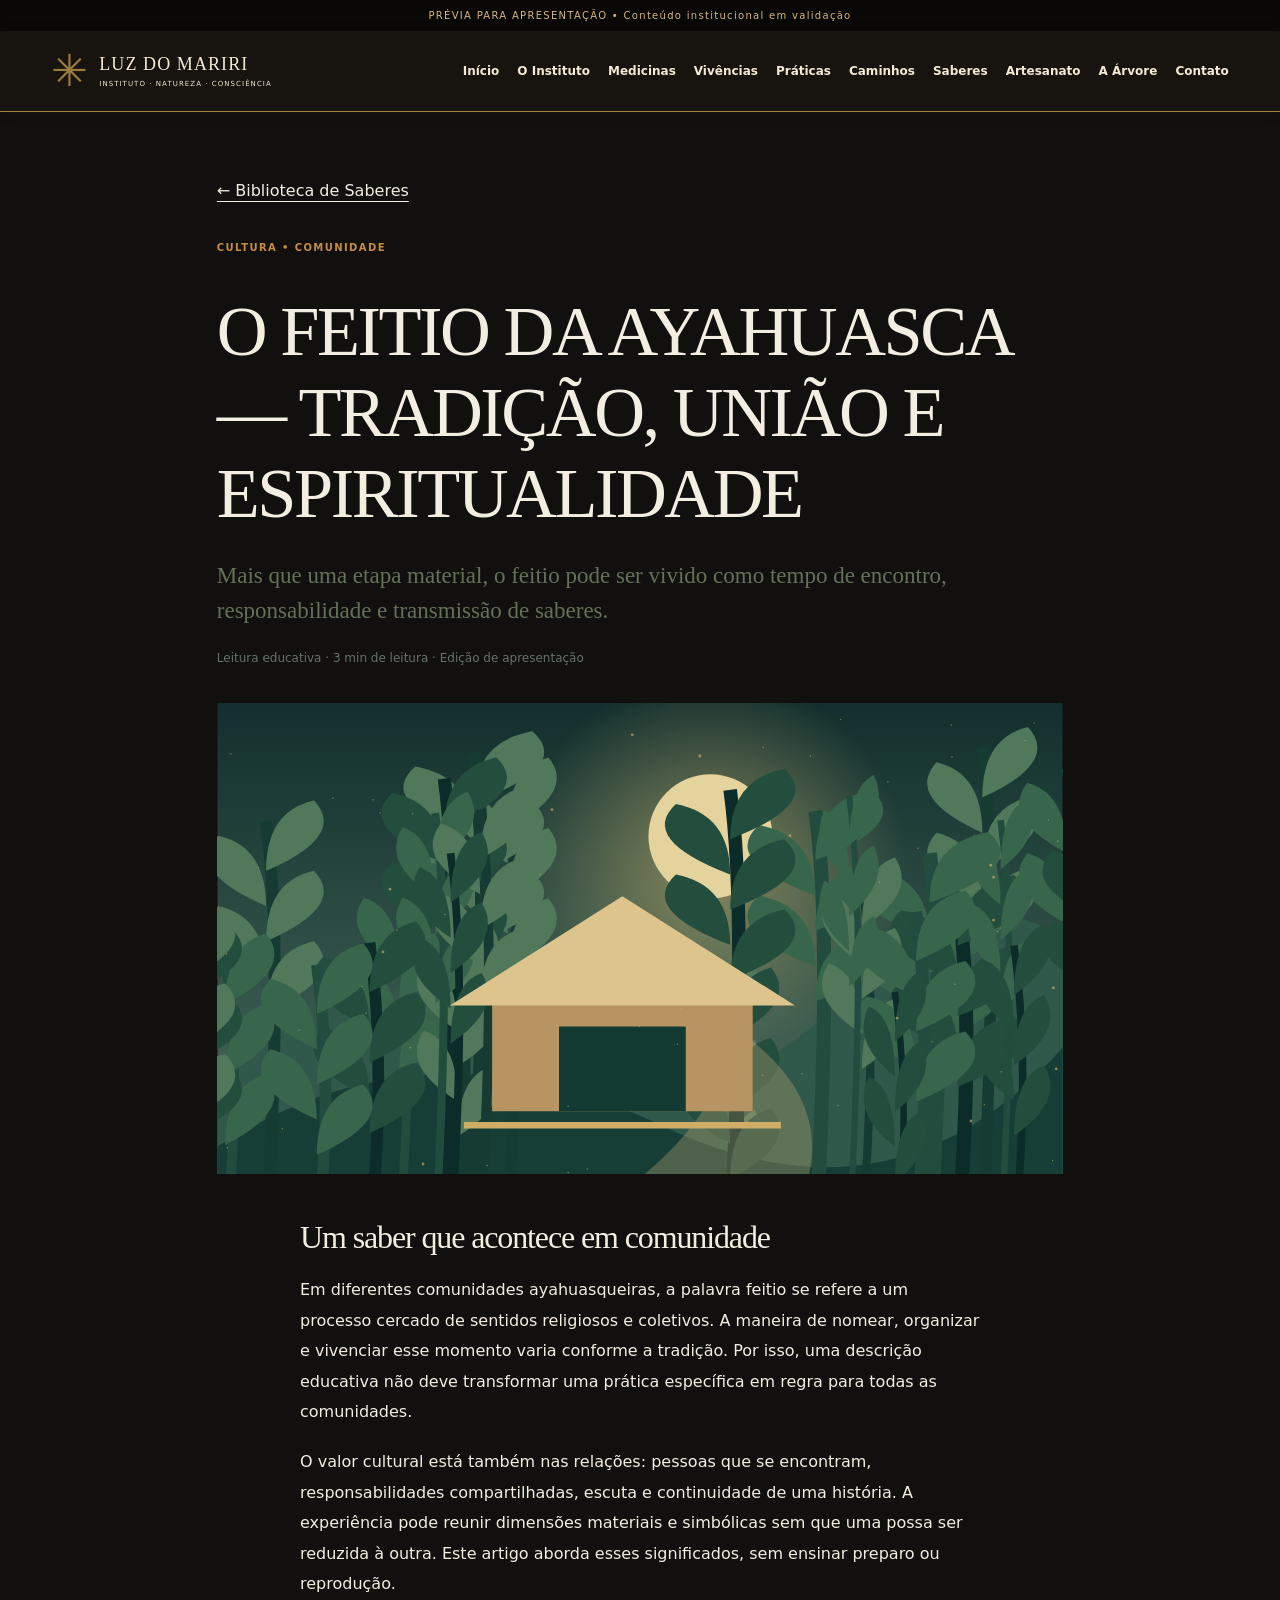
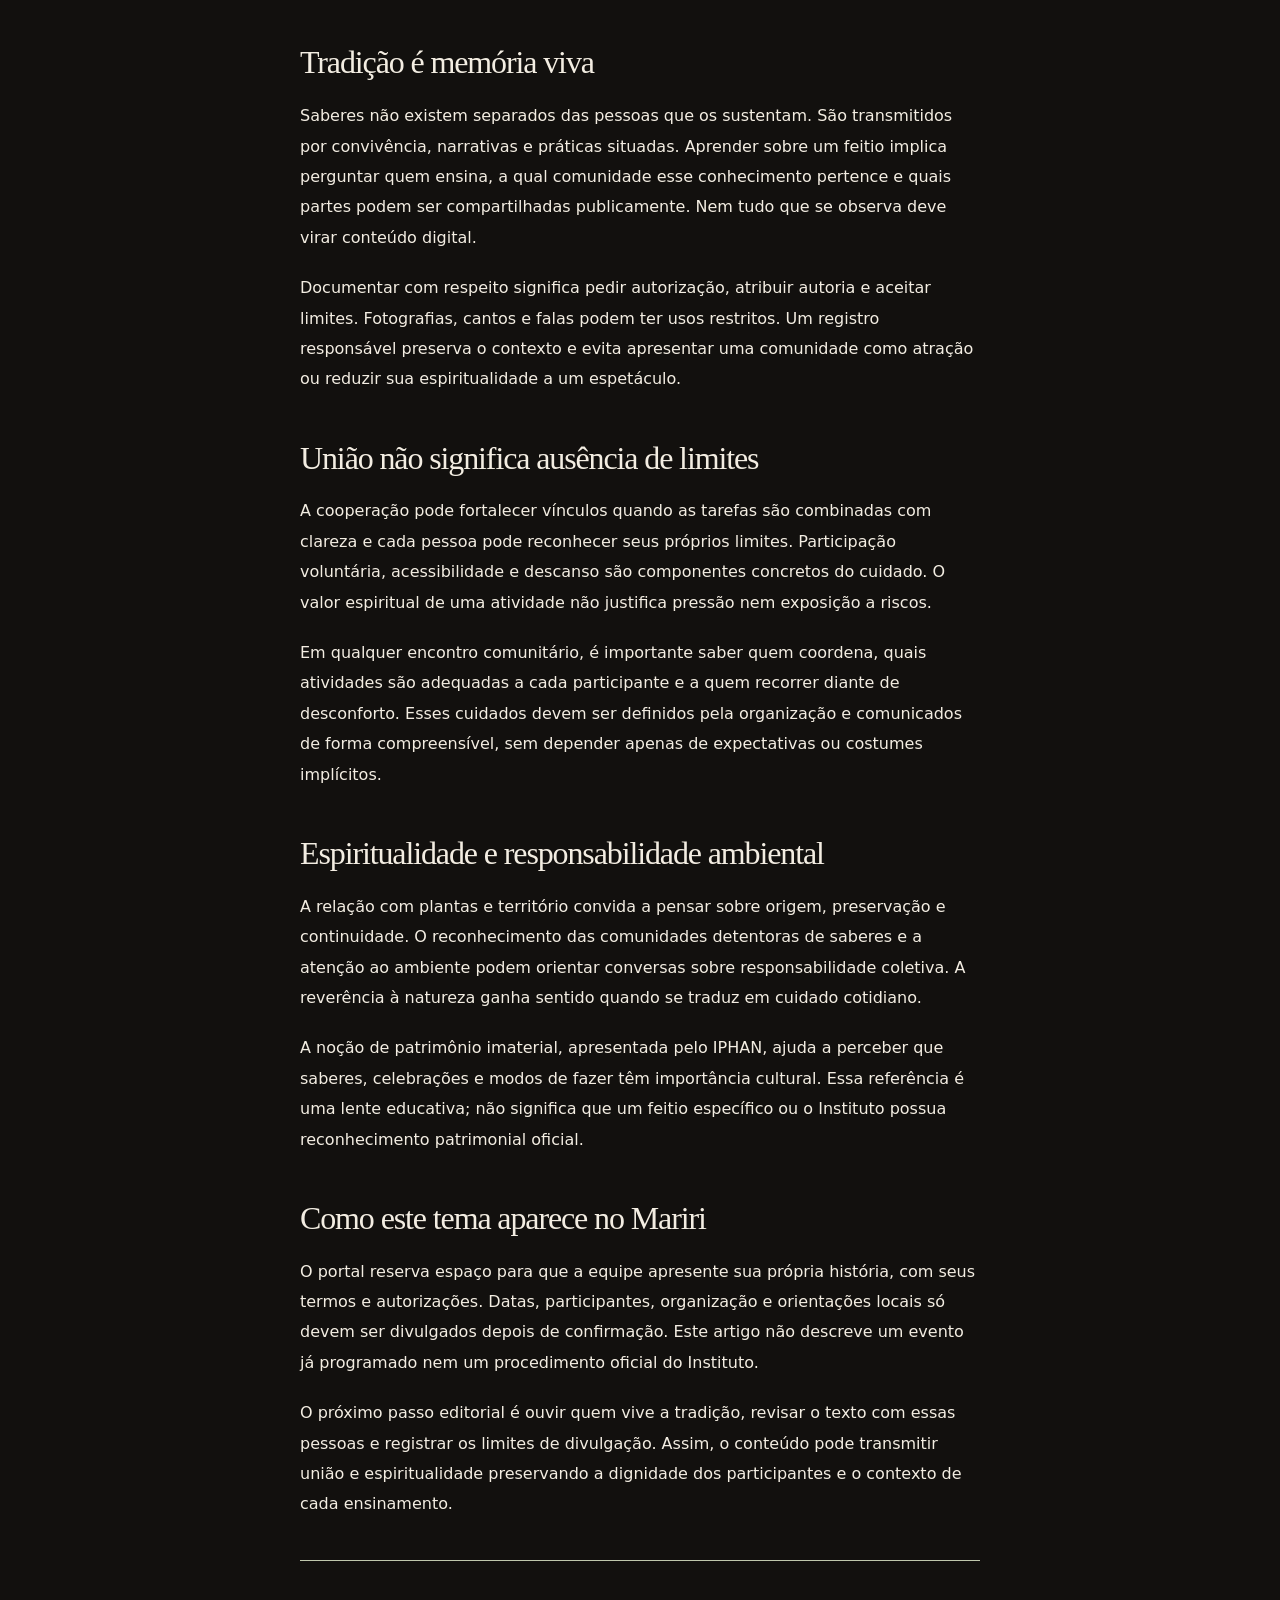
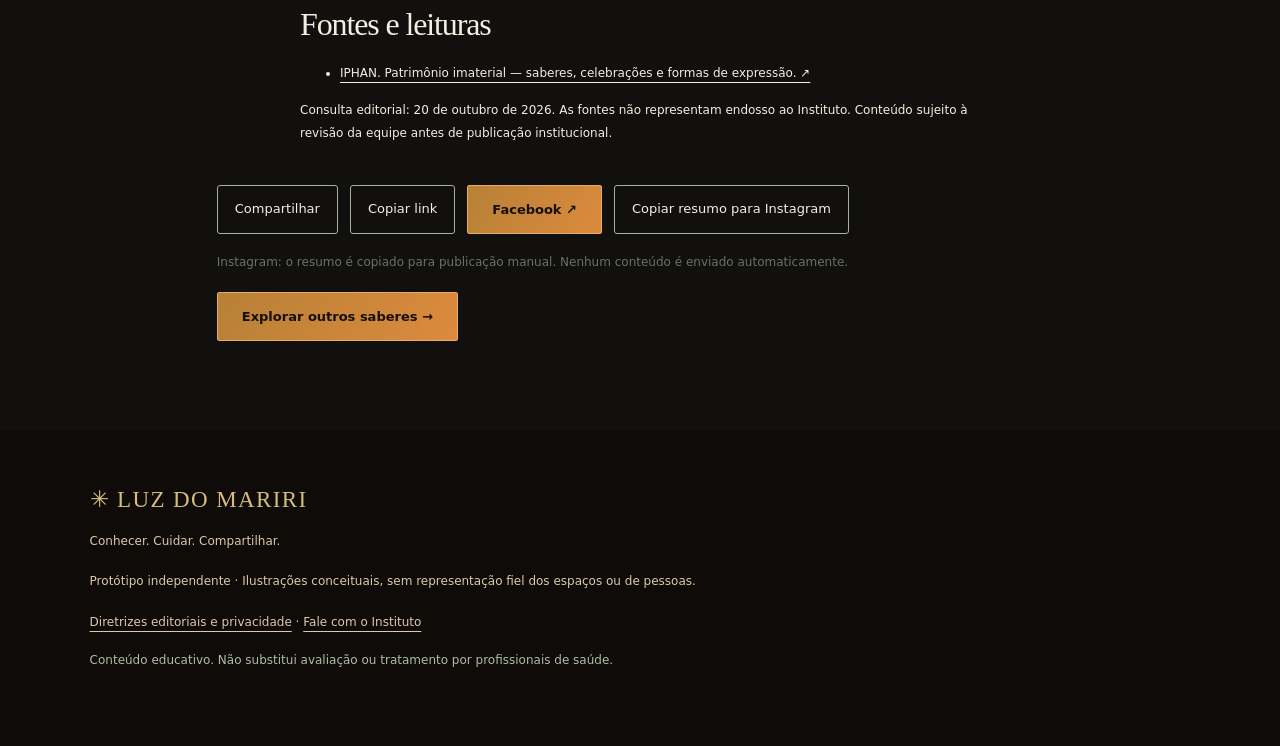
<file: pages/feitio.html>
<!doctype html><html lang="pt-BR"><head><meta charset="UTF-8"><meta name="viewport" content="width=device-width, initial-scale=1"><meta name="description" content="Mais que uma etapa material, o feitio pode ser vivido como tempo de encontro, responsabilidade e transmissão de saberes."><meta name="theme-color" content="#123e32"><meta property="og:title" content="O FEITIO DA AYAHUASCA — TRADIÇÃO, UNIÃO E ESPIRITUALIDADE | Luz do Mariri"><meta property="og:description" content="Mais que uma etapa material, o feitio pode ser vivido como tempo de encontro, responsabilidade e transmissão de saberes."><meta property="og:type" content="article"><title>O FEITIO DA AYAHUASCA — TRADIÇÃO, UNIÃO E ESPIRITUALIDADE | Luz do Mariri</title><link rel="icon" href="../assets/illustrations/leaf.svg" type="image/svg+xml"><link rel="stylesheet" href="../css/style.css"><script defer src="../js/app.js"></script></head><body><a class="skip" href="#conteudo">Pular para o conteúdo</a><div class="prototype">PRÉVIA PARA APRESENTAÇÃO <span>• Conteúdo institucional em validação</span></div><header class="site-header"><a class="brand" href="../index.html"><span class="brand-symbol" aria-hidden="true">✳</span><span>LUZ DO MARIRI<small>INSTITUTO · NATUREZA · CONSCIÊNCIA</small></span></a><button class="menu-toggle" aria-controls="menu" aria-expanded="false">Menu ☰</button><nav id="menu" aria-label="Navegação principal"><a href="../index.html#inicial">Início</a><a href="../index.html#instituto">O Instituto</a><a href="../index.html#medicinas">Medicinas</a><a href="../index.html#vivencias">Vivências</a><a href="../index.html#praticas">Práticas</a><a href="../index.html#caminhos">Caminhos</a><a href="../index.html#biblioteca">Saberes</a><a href="../index.html#artesanato">Artesanato</a><a href="../index.html#biblioteca">A Árvore</a><a href="../index.html#contato">Contato</a></nav></header><main id="conteudo" class="article"><a class="back" href="../index.html#biblioteca">← Biblioteca de Saberes</a><p class="eyebrow">Cultura • Comunidade</p><h1>O FEITIO DA AYAHUASCA — TRADIÇÃO, UNIÃO E ESPIRITUALIDADE</h1><p class="lead">Mais que uma etapa material, o feitio pode ser vivido como tempo de encontro, responsabilidade e transmissão de saberes.</p><p class="meta">Leitura educativa · <span data-reading>3 min de leitura</span> · Edição de apresentação</p><img class="article-cover" src="../assets/illustrations/temple.svg" alt="Ilustração conceitual de floresta e contemplação" width="1200" height="850"><div class="article-copy"><h2>Um saber que acontece em comunidade</h2><p>Em diferentes comunidades ayahuasqueiras, a palavra feitio se refere a um processo cercado de sentidos religiosos e coletivos. A maneira de nomear, organizar e vivenciar esse momento varia conforme a tradição. Por isso, uma descrição educativa não deve transformar uma prática específica em regra para todas as comunidades.</p><p>O valor cultural está também nas relações: pessoas que se encontram, responsabilidades compartilhadas, escuta e continuidade de uma história. A experiência pode reunir dimensões materiais e simbólicas sem que uma possa ser reduzida à outra. Este artigo aborda esses significados, sem ensinar preparo ou reprodução.</p><h2>Tradição é memória viva</h2><p>Saberes não existem separados das pessoas que os sustentam. São transmitidos por convivência, narrativas e práticas situadas. Aprender sobre um feitio implica perguntar quem ensina, a qual comunidade esse conhecimento pertence e quais partes podem ser compartilhadas publicamente. Nem tudo que se observa deve virar conteúdo digital.</p><p>Documentar com respeito significa pedir autorização, atribuir autoria e aceitar limites. Fotografias, cantos e falas podem ter usos restritos. Um registro responsável preserva o contexto e evita apresentar uma comunidade como atração ou reduzir sua espiritualidade a um espetáculo.</p><h2>União não significa ausência de limites</h2><p>A cooperação pode fortalecer vínculos quando as tarefas são combinadas com clareza e cada pessoa pode reconhecer seus próprios limites. Participação voluntária, acessibilidade e descanso são componentes concretos do cuidado. O valor espiritual de uma atividade não justifica pressão nem exposição a riscos.</p><p>Em qualquer encontro comunitário, é importante saber quem coordena, quais atividades são adequadas a cada participante e a quem recorrer diante de desconforto. Esses cuidados devem ser definidos pela organização e comunicados de forma compreensível, sem depender apenas de expectativas ou costumes implícitos.</p><h2>Espiritualidade e responsabilidade ambiental</h2><p>A relação com plantas e território convida a pensar sobre origem, preservação e continuidade. O reconhecimento das comunidades detentoras de saberes e a atenção ao ambiente podem orientar conversas sobre responsabilidade coletiva. A reverência à natureza ganha sentido quando se traduz em cuidado cotidiano.</p><p>A noção de patrimônio imaterial, apresentada pelo IPHAN, ajuda a perceber que saberes, celebrações e modos de fazer têm importância cultural. Essa referência é uma lente educativa; não significa que um feitio específico ou o Instituto possua reconhecimento patrimonial oficial.</p><h2>Como este tema aparece no Mariri</h2><p>O portal reserva espaço para que a equipe apresente sua própria história, com seus termos e autorizações. Datas, participantes, organização e orientações locais só devem ser divulgados depois de confirmação. Este artigo não descreve um evento já programado nem um procedimento oficial do Instituto.</p><p>O próximo passo editorial é ouvir quem vive a tradição, revisar o texto com essas pessoas e registrar os limites de divulgação. Assim, o conteúdo pode transmitir união e espiritualidade preservando a dignidade dos participantes e o contexto de cada ensinamento.</p><aside class="references"><h2>Fontes e leituras</h2><ul><li><a href="https://www.gov.br/iphan/pt-br/patrimonio-cultural/patrimonio-imaterial" target="_blank" rel="noopener noreferrer">IPHAN. Patrimônio imaterial — saberes, celebrações e formas de expressão. ↗</a></li></ul><p>Consulta editorial: 20 de outubro de 2026. As fontes não representam endosso ao Instituto. Conteúdo sujeito à revisão da equipe antes de publicação institucional.</p></aside></div><div class="share-bar"><button data-share>Compartilhar</button><button data-copy>Copiar link</button><a class="button secondary" data-facebook href="https://www.facebook.com/">Facebook ↗</a><button data-instagram>Copiar resumo para Instagram</button></div><p class="fine">Instagram: o resumo é copiado para publicação manual. Nenhum conteúdo é enviado automaticamente.</p><a class="button" href="../index.html#biblioteca">Explorar outros saberes →</a></main><footer><a class="brand" href="../index.html">✳ LUZ DO MARIRI</a><p>Conhecer. Cuidar. Compartilhar.</p><p>Protótipo independente · Ilustrações conceituais, sem representação fiel dos espaços ou de pessoas.</p><a href="../pages/editorial.html">Diretrizes editoriais e privacidade</a><span> · </span><a href="../index.html#contato">Fale com o Instituto</a><p class="fine">Conteúdo educativo. Não substitui avaliação ou tratamento por profissionais de saúde.</p></footer><p id="status" class="toast" role="status" aria-live="polite"></p></body></html>
</file>
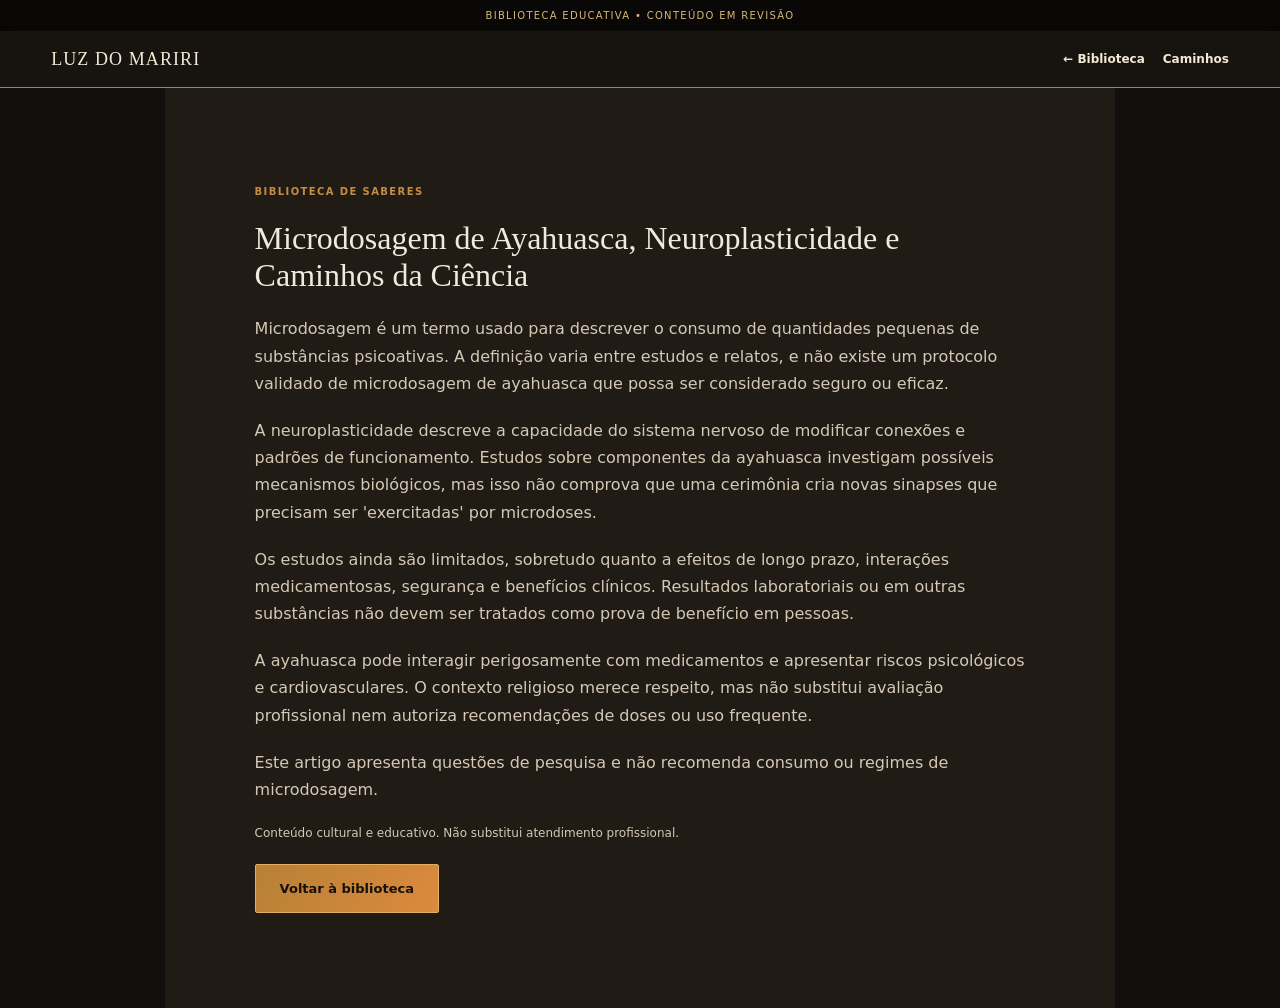
<file: pages/microdosagem.html>
<!doctype html><html lang="pt-BR"><head><meta charset="UTF-8"><meta name="viewport" content="width=device-width,initial-scale=1"><title>Microdosagem de Ayahuasca, Neuroplasticidade e Caminhos da Ciência | Luz do Mariri</title><link rel="stylesheet" href="../css/style.css"></head><body><div class="prototype">BIBLIOTECA EDUCATIVA • CONTEÚDO EM REVISÃO</div><header class="site-header"><a class="brand" href="../index.html">LUZ DO MARIRI</a><nav aria-label="Navegação"><a href="../index.html#biblioteca">← Biblioteca</a><a href="../index.html#caminhos">Caminhos</a></nav></header><main class="section light" style="max-width:950px;margin:auto;min-height:65vh"><p class="eyebrow">BIBLIOTECA DE SABERES</p><h1>Microdosagem de Ayahuasca, Neuroplasticidade e Caminhos da Ciência</h1><p>Microdosagem é um termo usado para descrever o consumo de quantidades pequenas de substâncias psicoativas. A definição varia entre estudos e relatos, e não existe um protocolo validado de microdosagem de ayahuasca que possa ser considerado seguro ou eficaz.</p><p>A neuroplasticidade descreve a capacidade do sistema nervoso de modificar conexões e padrões de funcionamento. Estudos sobre componentes da ayahuasca investigam possíveis mecanismos biológicos, mas isso não comprova que uma cerimônia cria novas sinapses que precisam ser 'exercitadas' por microdoses.</p><p>Os estudos ainda são limitados, sobretudo quanto a efeitos de longo prazo, interações medicamentosas, segurança e benefícios clínicos. Resultados laboratoriais ou em outras substâncias não devem ser tratados como prova de benefício em pessoas.</p><p>A ayahuasca pode interagir perigosamente com medicamentos e apresentar riscos psicológicos e cardiovasculares. O contexto religioso merece respeito, mas não substitui avaliação profissional nem autoriza recomendações de doses ou uso frequente.</p><p>Este artigo apresenta questões de pesquisa e não recomenda consumo ou regimes de microdosagem.</p><p class="fine">Conteúdo cultural e educativo. Não substitui atendimento profissional.</p><a class="button dark" href="../index.html#biblioteca">Voltar à biblioteca</a></main></body></html>
</file>
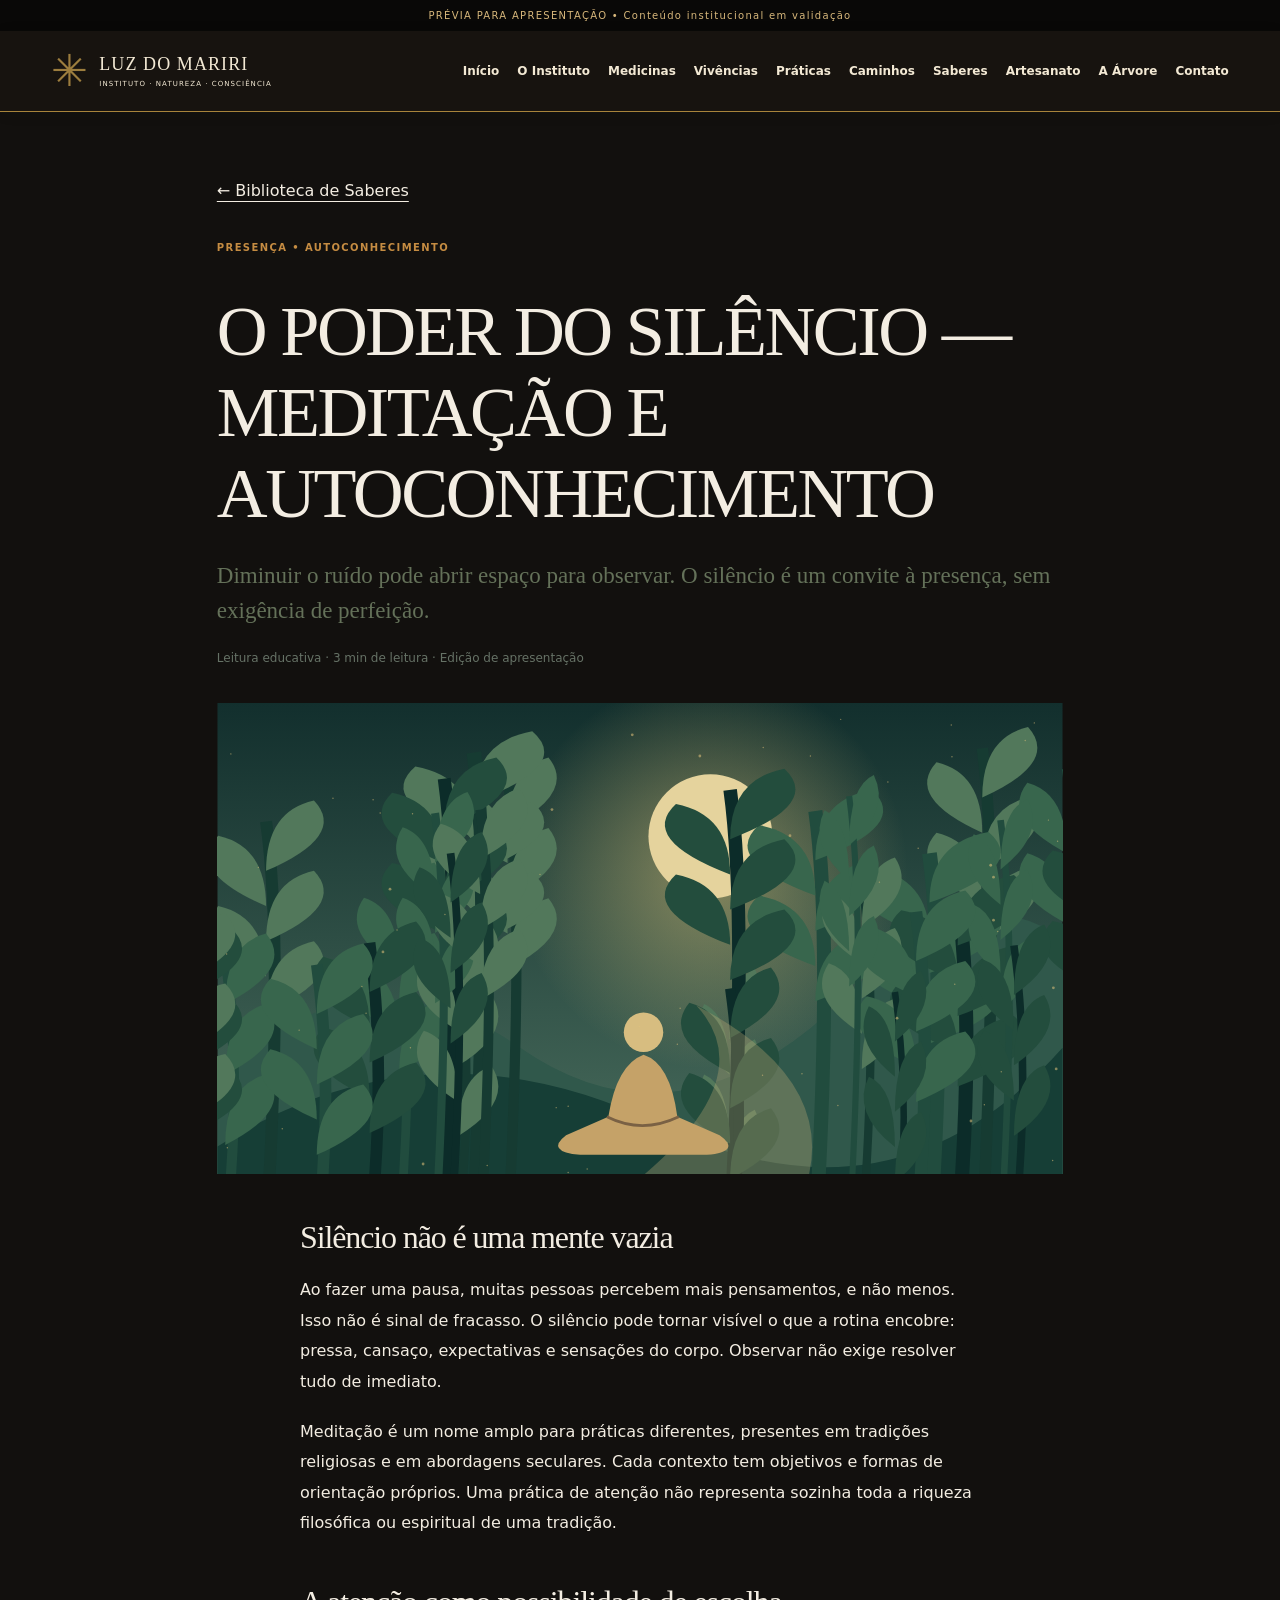
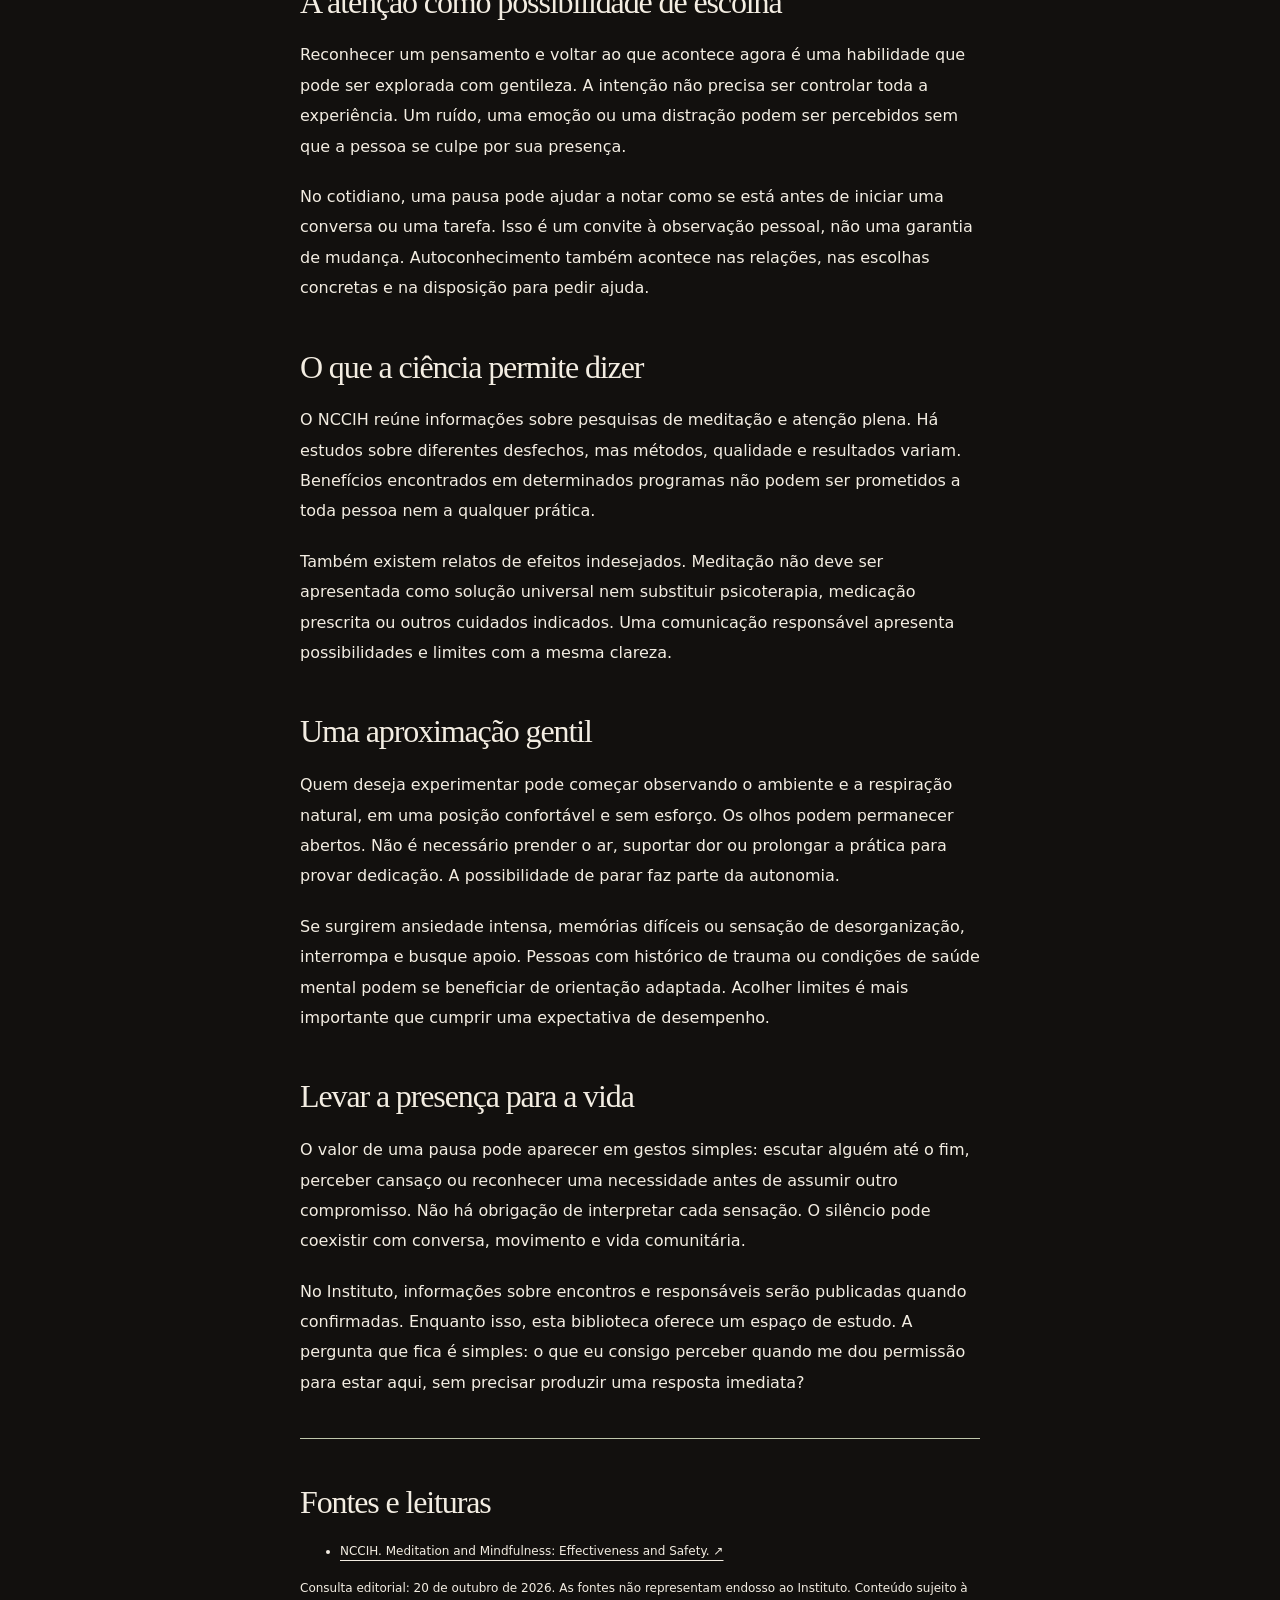
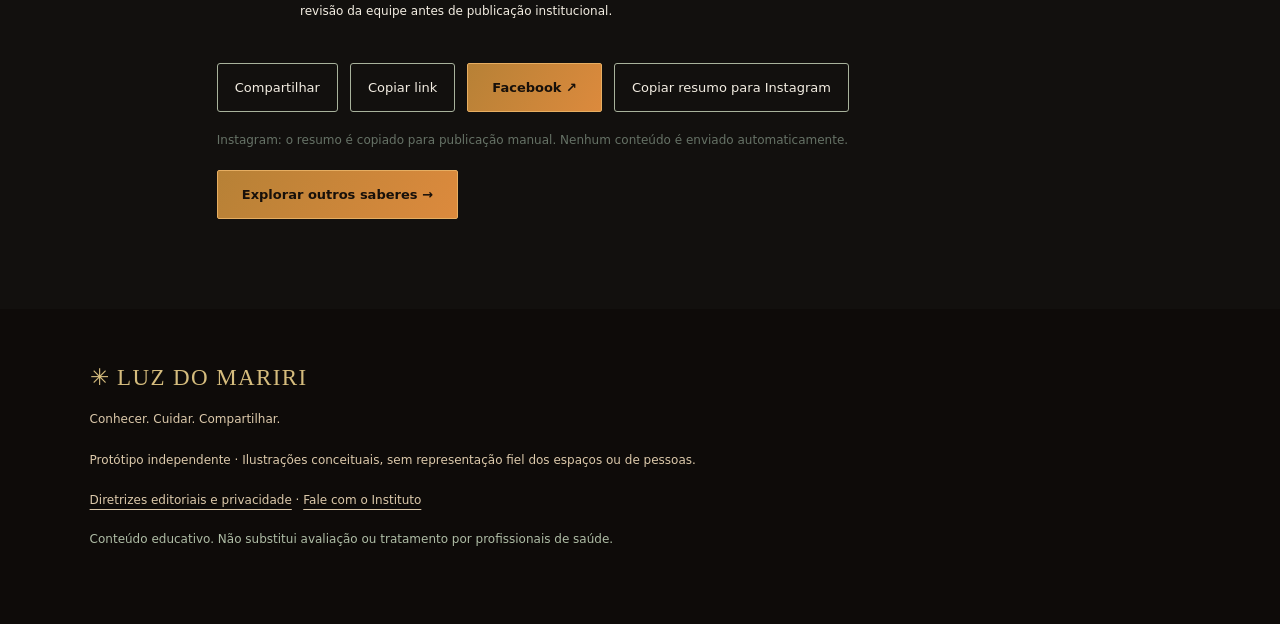
<file: pages/silencio.html>
<!doctype html><html lang="pt-BR"><head><meta charset="UTF-8"><meta name="viewport" content="width=device-width, initial-scale=1"><meta name="description" content="Diminuir o ruído pode abrir espaço para observar. O silêncio é um convite à presença, sem exigência de perfeição."><meta name="theme-color" content="#123e32"><meta property="og:title" content="O PODER DO SILÊNCIO — MEDITAÇÃO E AUTOCONHECIMENTO | Luz do Mariri"><meta property="og:description" content="Diminuir o ruído pode abrir espaço para observar. O silêncio é um convite à presença, sem exigência de perfeição."><meta property="og:type" content="article"><title>O PODER DO SILÊNCIO — MEDITAÇÃO E AUTOCONHECIMENTO | Luz do Mariri</title><link rel="icon" href="../assets/illustrations/leaf.svg" type="image/svg+xml"><link rel="stylesheet" href="../css/style.css"><script defer src="../js/app.js"></script></head><body><a class="skip" href="#conteudo">Pular para o conteúdo</a><div class="prototype">PRÉVIA PARA APRESENTAÇÃO <span>• Conteúdo institucional em validação</span></div><header class="site-header"><a class="brand" href="../index.html"><span class="brand-symbol" aria-hidden="true">✳</span><span>LUZ DO MARIRI<small>INSTITUTO · NATUREZA · CONSCIÊNCIA</small></span></a><button class="menu-toggle" aria-controls="menu" aria-expanded="false">Menu ☰</button><nav id="menu" aria-label="Navegação principal"><a href="../index.html#inicial">Início</a><a href="../index.html#instituto">O Instituto</a><a href="../index.html#medicinas">Medicinas</a><a href="../index.html#vivencias">Vivências</a><a href="../index.html#praticas">Práticas</a><a href="../index.html#caminhos">Caminhos</a><a href="../index.html#biblioteca">Saberes</a><a href="../index.html#artesanato">Artesanato</a><a href="../index.html#biblioteca">A Árvore</a><a href="../index.html#contato">Contato</a></nav></header><main id="conteudo" class="article"><a class="back" href="../index.html#biblioteca">← Biblioteca de Saberes</a><p class="eyebrow">Presença • Autoconhecimento</p><h1>O PODER DO SILÊNCIO — MEDITAÇÃO E AUTOCONHECIMENTO</h1><p class="lead">Diminuir o ruído pode abrir espaço para observar. O silêncio é um convite à presença, sem exigência de perfeição.</p><p class="meta">Leitura educativa · <span data-reading>3 min de leitura</span> · Edição de apresentação</p><img class="article-cover" src="../assets/illustrations/silence.svg" alt="Ilustração conceitual de floresta e contemplação" width="1200" height="850"><div class="article-copy"><h2>Silêncio não é uma mente vazia</h2><p>Ao fazer uma pausa, muitas pessoas percebem mais pensamentos, e não menos. Isso não é sinal de fracasso. O silêncio pode tornar visível o que a rotina encobre: pressa, cansaço, expectativas e sensações do corpo. Observar não exige resolver tudo de imediato.</p><p>Meditação é um nome amplo para práticas diferentes, presentes em tradições religiosas e em abordagens seculares. Cada contexto tem objetivos e formas de orientação próprios. Uma prática de atenção não representa sozinha toda a riqueza filosófica ou espiritual de uma tradição.</p><h2>A atenção como possibilidade de escolha</h2><p>Reconhecer um pensamento e voltar ao que acontece agora é uma habilidade que pode ser explorada com gentileza. A intenção não precisa ser controlar toda a experiência. Um ruído, uma emoção ou uma distração podem ser percebidos sem que a pessoa se culpe por sua presença.</p><p>No cotidiano, uma pausa pode ajudar a notar como se está antes de iniciar uma conversa ou uma tarefa. Isso é um convite à observação pessoal, não uma garantia de mudança. Autoconhecimento também acontece nas relações, nas escolhas concretas e na disposição para pedir ajuda.</p><h2>O que a ciência permite dizer</h2><p>O NCCIH reúne informações sobre pesquisas de meditação e atenção plena. Há estudos sobre diferentes desfechos, mas métodos, qualidade e resultados variam. Benefícios encontrados em determinados programas não podem ser prometidos a toda pessoa nem a qualquer prática.</p><p>Também existem relatos de efeitos indesejados. Meditação não deve ser apresentada como solução universal nem substituir psicoterapia, medicação prescrita ou outros cuidados indicados. Uma comunicação responsável apresenta possibilidades e limites com a mesma clareza.</p><h2>Uma aproximação gentil</h2><p>Quem deseja experimentar pode começar observando o ambiente e a respiração natural, em uma posição confortável e sem esforço. Os olhos podem permanecer abertos. Não é necessário prender o ar, suportar dor ou prolongar a prática para provar dedicação. A possibilidade de parar faz parte da autonomia.</p><p>Se surgirem ansiedade intensa, memórias difíceis ou sensação de desorganização, interrompa e busque apoio. Pessoas com histórico de trauma ou condições de saúde mental podem se beneficiar de orientação adaptada. Acolher limites é mais importante que cumprir uma expectativa de desempenho.</p><h2>Levar a presença para a vida</h2><p>O valor de uma pausa pode aparecer em gestos simples: escutar alguém até o fim, perceber cansaço ou reconhecer uma necessidade antes de assumir outro compromisso. Não há obrigação de interpretar cada sensação. O silêncio pode coexistir com conversa, movimento e vida comunitária.</p><p>No Instituto, informações sobre encontros e responsáveis serão publicadas quando confirmadas. Enquanto isso, esta biblioteca oferece um espaço de estudo. A pergunta que fica é simples: o que eu consigo perceber quando me dou permissão para estar aqui, sem precisar produzir uma resposta imediata?</p><aside class="references"><h2>Fontes e leituras</h2><ul><li><a href="https://www.nccih.nih.gov/health/meditation-and-mindfulness-effectiveness-and-safety" target="_blank" rel="noopener noreferrer">NCCIH. Meditation and Mindfulness: Effectiveness and Safety. ↗</a></li></ul><p>Consulta editorial: 20 de outubro de 2026. As fontes não representam endosso ao Instituto. Conteúdo sujeito à revisão da equipe antes de publicação institucional.</p></aside></div><div class="share-bar"><button data-share>Compartilhar</button><button data-copy>Copiar link</button><a class="button secondary" data-facebook href="https://www.facebook.com/">Facebook ↗</a><button data-instagram>Copiar resumo para Instagram</button></div><p class="fine">Instagram: o resumo é copiado para publicação manual. Nenhum conteúdo é enviado automaticamente.</p><a class="button" href="../index.html#biblioteca">Explorar outros saberes →</a></main><footer><a class="brand" href="../index.html">✳ LUZ DO MARIRI</a><p>Conhecer. Cuidar. Compartilhar.</p><p>Protótipo independente · Ilustrações conceituais, sem representação fiel dos espaços ou de pessoas.</p><a href="../pages/editorial.html">Diretrizes editoriais e privacidade</a><span> · </span><a href="../index.html#contato">Fale com o Instituto</a><p class="fine">Conteúdo educativo. Não substitui avaliação ou tratamento por profissionais de saúde.</p></footer><p id="status" class="toast" role="status" aria-live="polite"></p></body></html>
</file>
<file: css/style.css>
/* Luz do Mariri — design tokens and responsive components. No dependencies. */
:root{--forest:#123e32;--deep:#0d2b25;--ink:#183c31;--gold:#c5a464;--cream:#eee9dc;--paper:#f7f5ee;--muted:#667266;--line:#d8d8c9;--serif:Georgia,'Times New Roman',serif}*{box-sizing:border-box}html{scroll-behavior:smooth;scroll-padding-top:110px}body{margin:0;color:var(--ink);background:var(--paper);font:16px/1.7 system-ui,-apple-system,BlinkMacSystemFont,'Segoe UI',sans-serif}a{color:inherit;text-decoration-thickness:1px;text-underline-offset:5px}button,input,textarea{font:inherit}button,a,input,summary,textarea{-webkit-tap-highlight-color:transparent}button{cursor:pointer}button,.button{transition:background .2s,transform .2s}button:hover,.button:hover{transform:translateY(-2px)}:focus-visible{outline:3px solid #d89830;outline-offset:5px}img{display:block;width:100%;height:auto}h1,h2,h3,h4,p{margin-top:0}h1,h2,h3,h4{font-family:var(--serif);font-weight:400;line-height:1.15}h2{font-size:clamp(2.3rem,4.6vw,4rem);letter-spacing:-.035em;margin-bottom:25px}h3{font-size:1.8rem;letter-spacing:-.02em}h4{font-size:1.35rem}p{margin-bottom:1.25rem}.prototype{background:#08251f;color:#d9c899;text-align:center;padding:7px 15px;font-size:10px;letter-spacing:.13em}.site-header{display:flex;align-items:center;justify-content:space-between;gap:25px;padding:20px 4%;background:var(--paper);position:sticky;top:0;z-index:20;border-bottom:1px solid var(--line)}.brand{text-decoration:none;display:flex;align-items:center;gap:12px;font:18px var(--serif);letter-spacing:.06em;white-space:nowrap}.brand small{display:block;font:7px system-ui;letter-spacing:.15em;margin-top:5px}.brand-symbol{font-size:44px;color:#9c7d3e}.site-header nav{display:flex;flex-wrap:wrap;justify-content:flex-end;gap:8px 18px;max-width:850px}.site-header nav a{font-size:11px;font-weight:600;text-decoration:none;padding:4px 0}.site-header nav a:hover{color:#936c29}.site-header nav a.active{box-shadow:0 2px #ae8e50}.menu-toggle{display:none}.skip{position:fixed;left:12px;top:-80px;z-index:100;background:var(--paper);padding:12px}.skip:focus{top:12px}.hero{min-height:780px;position:relative;overflow:hidden;background:var(--deep);color:#f6efda;display:flex;align-items:center}.hero-art{position:absolute;inset:0 0 0 28%;background:url('../assets/illustrations/forest.svg') center/cover}.hero:after{content:'';position:absolute;inset:0;background:linear-gradient(90deg,#0d2b25 10%,#0d2b25e8 29%,#0d2b2540 70%,#0d2b2508)}.hero-content{position:relative;z-index:1;padding:65px 7% 120px;max-width:900px}.eyebrow{font-size:10px;font-weight:600;letter-spacing:.2em;text-transform:uppercase;line-height:1.7;color:#8b702f}.hero .eyebrow,.dark .eyebrow{color:#d0b879}.hero h1{font-size:clamp(4.5rem,9.2vw,8rem);letter-spacing:-.045em;line-height:.95;margin:32px 0}.hero h1 em{font-weight:400;color:#dcc28b}.hero-content>p:not(.eyebrow){max-width:435px;font-size:19px;line-height:1.7;color:#e2e4d5}.actions{display:flex;align-items:flex-start;flex-direction:column;gap:22px;margin-top:35px}.button{display:inline-flex;justify-content:space-between;align-items:center;gap:30px;border:1px solid transparent;border-radius:2px;background:#dac28e;color:#14392d;padding:15px 24px;text-decoration:none;font:600 13px system-ui;min-height:49px}.button.dark{background:var(--forest);color:#fff}.button.secondary{background:transparent;border-color:var(--line);color:var(--ink)}.text-link{font-size:13px;text-decoration:none;border-bottom:1px solid currentColor;padding-bottom:5px}.hero-foot{position:absolute;z-index:2;bottom:25px;left:7%;right:7%;display:flex;justify-content:space-between;border-top:1px solid #b0bd9a55;padding-top:18px;font-size:9px;letter-spacing:.15em}.hero-foot a{text-decoration:none}.manifesto{background:#e8e3d3;display:flex;justify-content:center;align-items:center;gap:38px;padding:42px 7%;text-align:center}.manifesto span{color:#9a7a3e;font-size:45px}.manifesto p{margin:0;font:24px/1.5 var(--serif)}.manifesto em{color:#6f795e}.section{padding:95px 7%;scroll-margin-top:0}.light{background:var(--paper)}.cream{background:var(--cream)}.dark{background:var(--forest);color:#f1efdc}.section-heading{max-width:740px;margin-bottom:45px}.section-heading>p:last-child{max-width:590px;color:var(--muted)}.dark .section-heading>p:last-child{color:#c5cfbc}.split{display:grid;grid-template-columns:1fr 1fr;align-items:center;gap:7%}.split>img{aspect-ratio:1.3;object-fit:cover}.rounded{border-radius:50% 50% 5px 5px}.note{border-left:2px solid #b49b62;padding:15px 18px;background:#e5e1d4;font-size:13px;margin:25px 0}.values{display:grid;grid-template-columns:repeat(3,1fr);gap:40px;padding:65px 0;border-bottom:1px solid var(--line)}.values span{font:italic 25px var(--serif);color:#a99158}.values h3{margin:14px 0}.values p{font-size:14px}details{border-bottom:1px solid var(--line);padding:15px 0}summary{cursor:pointer;font-size:14px;font-weight:600;padding-right:15px}details>div{padding-top:15px;font-size:14px}details p:last-child{margin-bottom:0}.tour{display:grid;grid-template-columns:.8fr 1.2fr;gap:7%;padding-top:65px}.tour-tabs{display:flex;flex-wrap:wrap;gap:10px;margin-top:25px}button{border:1px solid #a8b29c;border-radius:3px;padding:11px 17px;background:transparent;color:inherit;font-size:13px}.tour-tabs button[aria-pressed=true]{background:var(--forest);color:white}.tour-scene{background:#e6e0cf}.tour-scene img{aspect-ratio:1.8;object-fit:cover}#tour-description{padding:25px}#tour-description h4{margin-bottom:10px}#tour-description p{font-size:14px;margin-bottom:0}.medicine{display:grid;grid-template-columns:.7fr 1.3fr;gap:6%;padding:40px 0;border-top:1px solid #c9cbb8}.medicine>img{position:sticky;top:120px;border-radius:4px}.medicine h3{font-size:2.5rem}.fine{font-size:12px;color:var(--muted);line-height:1.7;margin-top:18px}.medicine .fine a{display:block}.dark details{border-color:#496653}.dark .fine{color:#c5cfbc}.calendar{border:1px solid #6d815f;padding:23px;margin-top:30px}.calendar h4{margin-bottom:10px}.calendar p,.calendar a{font-size:13px}.feature-link{display:block;padding:38px 45px;border:1px solid #7c8d65;margin-top:55px;background:linear-gradient(120deg,#244e38,#183d30);text-decoration:none;position:relative}.feature-link h3{font-size:2.6rem;margin:12px 0}.feature-link>span:last-child{font-size:13px;color:#dcc58c}.practice-grid{display:grid;grid-template-columns:repeat(3,1fr);gap:25px}.practice-card{border:1px solid #d8d8c9;background:#efecdf}.practice-card>img{aspect-ratio:1.6;object-fit:cover}.practice-card>div{padding:23px}.practice-card h3{font-size:1.65rem}.practice-card p{font-size:14px}.availability{display:block;margin-top:18px;color:#55634b;font-size:10px;letter-spacing:.07em;text-transform:uppercase}.path-grid{display:grid;grid-template-columns:repeat(2,1fr);gap:0 50px}.path{border-top:1px solid #c5c7b6;padding:28px 0}.path-number{font:italic 20px var(--serif);color:#9b824d}.path h3{margin:12px 0}.path-sub{font-size:13px;color:#67735d}.path details{border-bottom:0;padding-bottom:0}.search-label{display:block;font-size:12px;margin-bottom:8px}input[type=search]{background:transparent;border:1px solid #a3af96;padding:14px 18px;width:100%;max-width:590px;border-radius:3px}.article-grid{display:grid;grid-template-columns:repeat(3,1fr);gap:28px;margin-top:30px}.article-card{border-bottom:1px solid #bcbfa9;padding-bottom:25px}.article-card>a{text-decoration:none}.article-card img{aspect-ratio:1.35;object-fit:cover;margin-bottom:25px}.article-card h3{font-size:1.6rem}.article-card p:not(.eyebrow){font-size:14px}.article-card .eyebrow{font-size:9px}.article-card:hover h3{color:#96712d}.voices{display:flex;gap:35px;border-top:1px solid #c9cbb8;margin-top:65px;padding-top:45px;max-width:900px}.voices>span{font:120px/.9 var(--serif);color:#b49d64}.voices p:not(.eyebrow){font-size:14px}.craft-grid{display:grid;grid-template-columns:repeat(4,1fr);gap:25px}.craft-grid h3{font-size:1.5rem;margin-top:20px}.craft-grid p{font-size:13px}.craft-grid img{border-radius:50% 50% 3px 3px;aspect-ratio:1;object-fit:cover}.tree-section{background:#0e3028}.tree-layout{display:grid;grid-template-columns:1.45fr 1fr;gap:4%;align-items:center}.knowledge-tree{width:100%;overflow:visible}.knowledge-tree a rect{transition:fill .2s}.knowledge-tree a:hover rect,.knowledge-tree a:focus rect{fill:#ddc280}.tree-links>a{display:flex;gap:18px;align-items:center;padding:20px 0;border-bottom:1px solid #47634d;text-decoration:none}.tree-links span{font:italic 20px var(--serif);color:#bca46d}.tree-links h3{font-size:1.5rem;margin:0 0 7px}.tree-links p{margin:0;color:#c3cdb8;font-size:12px}.tree-links b{margin-left:auto;color:#d3bf87}.contact-grid{display:grid;grid-template-columns:1fr 1fr;gap:8%}dl{display:grid;grid-template-columns:1fr 1.1fr;gap:15px;font-size:13px}dt{font-weight:600}dd{margin:0;color:#65715e}.map-placeholder{position:relative;min-height:420px;background:#e2e5d4;border:1px solid #bdc6ac;display:flex;justify-content:center;align-items:center;flex-direction:column;text-align:center;padding:40px;overflow:hidden}.map-placeholder>*{z-index:1}.map-placeholder>span{font-size:70px;color:#6e875f}.map-placeholder p{max-width:300px;font-size:14px}.map-lines{position:absolute;inset:-40px;background:repeating-linear-gradient(23deg,transparent 0 75px,#bec9ad66 76px 79px,transparent 80px 150px);transform:rotate(-12deg)}textarea{width:100%;height:125px;padding:12px;font-size:12px;color:var(--ink);border:1px solid #a8b29c;background:transparent;resize:vertical}footer{background:#09271f;color:#d9dfcc;padding:55px 7%;font-size:12px}footer .brand{font-size:23px;color:#d5bc7d}footer>p{max-width:650px;margin-top:18px}footer .fine{color:#afbda6}.article{max-width:1000px;margin:auto;padding:65px 6% 90px}.article h1{font-size:clamp(2.2rem,5.5vw,4.6rem);margin:35px 0 25px;letter-spacing:-.035em}.article>.eyebrow{margin-top:35px}.article .lead{font:23px/1.5 var(--serif);color:#647159}.meta{font-size:12px;color:var(--muted)}.article-cover{aspect-ratio:1.8;object-fit:cover;margin:35px 0}.article-copy{max-width:680px;margin:auto}.article-copy h2{font-size:2rem;margin:45px 0 20px}.article-copy p{font-size:16px;line-height:1.9}.references{border-top:1px solid #bfc7ac;margin-top:40px}.references p,.references li{font-size:12px}.share-bar{display:flex;flex-wrap:wrap;gap:12px;margin-top:40px}.toast{position:fixed;bottom:24px;left:50%;transform:translateX(-50%);background:#173e30;color:#fff;padding:12px 20px;z-index:100;box-shadow:0 5px 30px #0003;max-width:90vw;border:1px solid #bba570;border-radius:4px;display:none}.toast.visible{display:block}[hidden]{display:none!important}@media(min-width:1600px){.section,.hero-content,footer{padding-left:max(7%,calc((100vw - 1400px)/2));padding-right:max(7%,calc((100vw - 1400px)/2))}}@media(max-width:1100px){.site-header nav{max-width:550px;gap:5px 12px}.site-header nav a{font-size:10px}.hero{min-height:700px}.practice-grid{grid-template-columns:repeat(2,1fr)}.craft-grid{grid-template-columns:repeat(2,1fr)}}@media(max-width:760px){html{scroll-padding-top:90px}.prototype{font-size:8px}.prototype span{display:none}.site-header{padding:13px 6%;flex-wrap:wrap;gap:10px}.brand{font-size:16px}.brand-symbol{font-size:34px}.brand small{font-size:6px}.menu-toggle{display:block;min-height:44px}.site-header nav{max-width:none;width:100%;display:grid;grid-template-columns:1fr 1fr;gap:3px 20px;padding:10px 0}.js .site-header nav{display:none}.js .site-header nav.open{display:grid}.site-header nav a{font-size:13px;padding:8px 0}.hero{min-height:720px}.hero-art{left:0;opacity:.75;background-position:64% center}.hero:after{background:linear-gradient(90deg,#0d2b25e8,#0d2b2566),linear-gradient(0deg,#0d2b25,transparent 70%)}.hero-content{padding:65px 7% 100px}.hero h1{font-size:5.2rem}.hero .eyebrow{max-width:270px;font-size:8px}.hero-content>p:not(.eyebrow){font-size:17px;max-width:340px}.hero-foot{font-size:8px}.hero-foot>span:first-child{display:none}.manifesto{gap:15px;padding:30px 6%}.manifesto p{font-size:18px}.manifesto span{font-size:30px}.section{padding:65px 6%}.split,.tour,.medicine,.tree-layout,.contact-grid{grid-template-columns:1fr;gap:30px}.section-heading{margin-bottom:30px}.values{grid-template-columns:1fr;gap:20px;padding:40px 0}.values h3{margin-top:8px}.values p{margin:0}.tour{padding-top:40px}.medicine>img{position:static;width:100%;max-height:250px;object-fit:cover}.medicine h3{font-size:2rem}.practice-grid,.path-grid{grid-template-columns:1fr}.article-grid{grid-template-columns:1fr;gap:40px}.article-card img{aspect-ratio:1.8}.article-card h3{font-size:1.9rem}.craft-grid{gap:28px 18px}.craft-grid h3{font-size:1.3rem}.voices{gap:15px}.voices>span{font-size:70px}.feature-link{padding:28px}.feature-link h3{font-size:2.1rem}.tree-layout{gap:0}.knowledge-tree{margin-top:-20px;margin-bottom:-20px}.tree-links>a{min-height:85px}.contact-grid dl{grid-template-columns:1fr;gap:4px}.contact-grid dd{margin-bottom:12px}.article{padding:40px 6% 65px}.article-cover{aspect-ratio:1.2}.article-copy h2{font-size:1.8rem}footer{padding:45px 6%}}@media(prefers-reduced-motion:reduce){html{scroll-behavior:auto}*,*:before,*:after{transition:none!important;animation:none!important}}@media print{.site-header,.prototype,.share-bar,.toast,.menu-toggle,footer{display:none}.article{max-width:none;padding:0}.article h1{font-size:30pt}.article-cover{max-height:250px}body{background:white;color:black}a{color:black}.section{break-inside:avoid}}

/* V2: identidade, loja e apresentação */
.brand-logo{width:45px;height:45px;object-fit:contain;border-radius:50%;background:#f2ead6}.hero-art{background-image:linear-gradient(90deg,rgba(8,31,24,.74),rgba(8,31,24,.16)),url('https://images.unsplash.com/photo-1448375240586-882707db888b?auto=format&fit=crop&w=1800&q=85')!important;background-size:cover!important;background-position:center!important}.shop-grid{display:grid;grid-template-columns:repeat(auto-fit,minmax(190px,1fr));gap:18px}.shop-card{background:#fff;border-radius:16px;overflow:hidden;box-shadow:0 4px 20px #143e3215;padding-bottom:16px}.shop-card img{width:100%;height:155px;object-fit:cover}.shop-card h3,.shop-card p,.shop-card button{margin:10px 15px}.shop-card button{border:0;background:#194c3b;color:white;border-radius:30px;padding:10px 14px;cursor:pointer}.shop-card .price{font-weight:700}.cart-panel{margin-top:26px;padding:25px;background:#f3ead8;border-radius:18px;color:#163b30}.cart-line{display:flex;justify-content:space-between;align-items:center;gap:8px;padding:10px 0;border-bottom:1px solid #c7bdab}.cart-line button{border:1px solid #888;background:transparent;border-radius:7px;padding:5px 10px;cursor:pointer}.cart-total{margin-top:20px}.contact-map{border:0;width:100%;height:350px;border-radius:16px}.event-feature img{display:block;max-width:260px;width:100%;height:auto;margin:14px 0;border-radius:10px}.institutional-extra,.ceremony-extra{margin-top:26px}.feature-actions{display:flex;gap:20px;flex-wrap:wrap;align-items:center;margin-top:25px}.brand{gap:10px}@media(max-width:520px){.shop-grid{grid-template-columns:repeat(2,minmax(0,1fr))}.shop-card img{height:120px}.shop-card h3{font-size:1rem}}

/* V4 — linguagem visual inspirada na organização editorial do portal de referência, sem replicar sua identidade */
:root{--paper:#f8f6ef;--cream:#efe9dd;--forest:#173d32;--gold:#b89958}
.site-header{padding:14px 4%;box-shadow:0 2px 14px #122e2312}.site-header nav a{font-size:12px}.hero{min-height:680px}.hero-art{inset:0;background:linear-gradient(90deg,rgba(9,30,23,.91),rgba(9,30,23,.45)),url('../assets/illustrations/forest.svg') center/cover no-repeat}.hero-content{position:relative;z-index:1;max-width:900px;margin:auto;text-align:center;padding:70px 24px}.hero-content h1.v4-hero-title{font-family:Georgia,serif;font-size:clamp(3.1rem,7vw,6.9rem);line-height:1.02;letter-spacing:-.06em;max-width:950px;margin:22px auto 28px}.hero-content>p:not(.eyebrow){max-width:700px;margin:0 auto 26px;font-size:clamp(1.05rem,2vw,1.45rem)}.hero-content .actions{justify-content:center}.hero-foot{z-index:1}.v4-centered{text-align:center;margin-left:auto;margin-right:auto;max-width:900px}.v4-centered p{margin-left:auto;margin-right:auto;max-width:750px}.v4-intent-grid,.v4-service-grid{display:grid;grid-template-columns:repeat(3,minmax(0,1fr));gap:18px;margin-top:35px}.v4-intent-grid>a{display:flex;flex-direction:column;min-height:260px;padding:30px;background:#fff;border:1px solid #e0d9c8;border-radius:8px;text-decoration:none;box-shadow:0 8px 24px #1c35200b;transition:transform .2s,box-shadow .2s}.v4-intent-grid>a:hover,.v4-service-grid>a:hover{transform:translateY(-5px);box-shadow:0 14px 30px #1c352020}.v4-intent-grid span{font-size:10px;letter-spacing:.15em;color:#8a713f;font-weight:700}.v4-intent-grid h3{font-size:clamp(1.5rem,2.2vw,2.2rem);margin:17px 0 12px}.v4-intent-grid p{font-size:.94rem;color:#586a5e}.v4-intent-grid b{font-size:.82rem;margin-top:auto;color:#876c37}.v4-service-grid>a{padding:34px 25px;background:#f9f7f1;border:1px solid #dfd5c1;border-radius:10px;text-decoration:none;text-align:center;display:flex;flex-direction:column;align-items:center;min-height:270px;transition:transform .2s,box-shadow .2s}.v4-service-grid h3{font-size:1.7rem;margin:14px 0}.v4-service-grid p{font-size:.92rem}.v4-service-grid b{margin-top:auto;color:#8d713c;font-size:.85rem}.v4-service-icon{font-size:2.2rem;color:#b49654}.v4-faq-list{max-width:900px;margin:30px auto 0}.v4-faq-list details{padding:17px 22px;background:white;border:1px solid #e3dfd3;border-radius:6px;margin-bottom:10px}.v4-faq-list summary{font-size:1.05rem;font-weight:600;cursor:pointer}.v4-faq-list details p{padding-top:14px;color:#53675a}.medicine{align-items:start;gap:clamp(20px,4vw,70px)}#medicinas .medicine-photo{width:100%;max-width:420px;height:260px;object-fit:cover;object-position:center;border-radius:12px;box-shadow:0 10px 30px #102f2015}#medicinas .medicine>div{min-width:0}.event-feature img{object-fit:contain;max-width:300px}.v4-intro.section,.v4-paths.section,.v4-faq.section{padding-top:80px;padding-bottom:90px}@media(max-width:850px){.v4-intent-grid,.v4-service-grid{grid-template-columns:repeat(2,minmax(0,1fr))}.hero{min-height:580px}.hero-foot span:last-child{display:none}}@media(max-width:580px){.v4-intent-grid,.v4-service-grid{grid-template-columns:1fr}.v4-intent-grid>a,.v4-service-grid>a{min-height:unset}.hero-content h1.v4-hero-title{font-size:3.1rem}#medicinas .medicine-photo{max-width:100%;height:220px}.v4-intro.section,.v4-paths.section,.v4-faq.section{padding-top:55px;padding-bottom:60px}}

/* V5 — identidade premium: preto, dourado e laranja */
:root{--premium-black:#12100e;--premium-gold:#c5a25a;--premium-orange:#db7938}
body{background:#12100e;color:#f3ede2} .site-header{background:#17130f!important;border-bottom:1px solid #a8843b!important} .site-header .brand,.site-header nav a{color:#f3e9d4!important}.site-header nav a:hover{color:#f1ad65!important}.prototype{background:#090807!important;color:#d7b77b!important}.hero{background:#15110e!important}.hero:after{background:linear-gradient(90deg,rgba(9,7,6,.82),rgba(18,12,6,.18))!important}.eyebrow{color:#c58c42!important;letter-spacing:.14em}.button,.button.dark{background:linear-gradient(120deg,#b78136,#dc8a3d)!important;color:#17100a!important;border:1px solid #e6ae62!important;font-weight:700}.button:hover{filter:brightness(1.1)}.section.light,.section.cream,.v4-intro.section,.v4-paths.section,.v4-faq.section{background:#211b16!important;color:#f1e9dc!important}.section h2,.section h3,.section-heading h2{color:#f4e7cd!important}.section p,.section-heading p{color:#d5c8b5}.v4-intent-grid>a,.v4-service-grid>a,.article-card,.path,.practice-card,.cart-panel,.v4-faq-list details{background:#2b231b!important;color:#f0e4d1!important;border:1px solid #71562e!important}.v4-intent-grid h3,.v4-service-grid h3,.article-card h3,.v4-faq-list summary{color:#f6e6c5!important}.manifesto{background:#140f0a!important;color:#f5e5c8!important}.values>div{border-color:#81612f!important}.medicine{border-color:#73552c!important}.medicine h3{color:#e3b66d!important}.medicine details,.path details{color:#f0e2cd}.text-link{color:#eda75b!important}footer{background:#0e0b09!important;color:#dcc9ab!important}.mariri-manifesto{margin:clamp(42px,6vw,90px) 0;padding:clamp(25px,4vw,58px);background:linear-gradient(135deg,#1a1410,#302115);border:1px solid #a57a3b;border-left:5px solid #d47c35;border-radius:12px}.mariri-manifesto h3{font-size:clamp(1.8rem,3.6vw,3rem);margin:0 0 22px;color:#f0c77e!important}.manifesto-copy{columns:2;column-gap:50px}.manifesto-copy p{break-inside:avoid;margin:0 0 18px;line-height:1.8;color:#eadcc6!important}.spaces-carousel{margin-top:65px;padding:clamp(18px,3vw,40px);border:1px solid #82612f;background:#17120e;border-radius:14px}.spaces-header{display:flex;justify-content:space-between;align-items:end;gap:20px;margin-bottom:24px}.spaces-header h3{font-size:clamp(2rem,4vw,3.2rem);margin:4px 0 12px}.spaces-header p{max-width:570px}.spaces-controls{display:flex;gap:12px;align-items:center;white-space:nowrap;color:#e9c28a}.spaces-controls button{border:1px solid #b8904d;background:#292018;color:#eac88e;border-radius:50%;width:46px;height:46px;font-size:23px;cursor:pointer}.spaces-controls button:hover{background:#bb843a;color:#17110b}.spaces-viewport{overflow:hidden;border-radius:9px}.spaces-track{display:flex;transition:transform .5s ease;will-change:transform}.spaces-slide{margin:0;flex:0 0 100%;position:relative;background:#302820}.spaces-slide img{display:block;width:100%;height:clamp(260px,45vw,530px);object-fit:cover}.spaces-slide figcaption{position:absolute;bottom:0;left:0;right:0;padding:36px 25px 20px;background:linear-gradient(transparent,#0b0909dd);color:#f9e7c5;font-size:1.1rem}.spaces-dots{display:flex;justify-content:center;gap:11px;margin:18px 0}.spaces-dots button{height:9px;width:9px;border:0;border-radius:50%;background:#71604a;cursor:pointer}.spaces-dots button.is-active{width:27px;border-radius:8px;background:#e49a48}.mariri-rape-link{display:inline-flex;margin-top:20px;text-decoration:none}.spaces-carousel .fine{font-size:.8rem;color:#ae9d88!important}.spaces-carousel code{color:#e8b574}@media(max-width:720px){.manifesto-copy{columns:1}.spaces-header{align-items:start;flex-direction:column}.spaces-controls{align-self:end}.spaces-slide img{height:270px}}

/* V6 - conexões Wix: premium */
.wix-connect{background:#14110f!important;color:#f6eddc!important;border-top:1px solid #a8772e}
.wix-connect .section-heading h2{color:#f6d69a}
.wix-connect .section-heading p{color:#e2c9a4}
.wix-connect-grid{display:grid;grid-template-columns:repeat(2,minmax(0,1fr));gap:20px}
.wix-connect-card{background:linear-gradient(145deg,#211a14,#14110f);border:1px solid #8b622b;padding:30px;border-radius:12px}
.wix-connect-card h3{color:#f4d39a;margin:12px 0}
.wix-connect-card p{color:#d9c4a8;line-height:1.7}
.wix-badge{color:#ff9e4d;letter-spacing:.13em;font-size:.73rem;font-weight:700}
.wix-actions{display:flex;align-items:center;flex-wrap:wrap;gap:15px}
.wix-connect .button{background:#c58135;color:#16100b;border:1px solid #edba6d}
.wix-connect .text-link{color:#f3c37d}
.wix-connect [aria-disabled=true]{opacity:.55;cursor:not-allowed}
.wix-share{display:flex;flex-wrap:wrap;align-items:center;gap:18px;border-top:1px solid #78552c;margin-top:30px;padding-top:20px;color:#e6c69b}
.wix-share a{color:#f2c176}.wix-share-btn{padding:9px 15px;background:#e5a250;color:#16100b;border:0;border-radius:6px;cursor:pointer}
/* Tamanhos previsíveis das fotos de práticas e medicinas */
.practice-card img{width:100%;height:220px;object-fit:cover;display:block}
.medicine-photo{width:100%;max-height:330px;object-fit:cover;display:block}
@media(max-width:720px){.wix-connect-grid{grid-template-columns:1fr}.wix-connect-card{padding:20px}.practice-card img{height:190px}}

/* V7 · Roda Digital do Mariri */
.roda-section{background:radial-gradient(circle at 50% 45%,#302619 0%,#171411 55%,#0d0e0c 100%);color:#f5f1e8;text-align:center;overflow:hidden}
.roda-heading{max-width:800px;margin:0 auto 2rem}.roda-heading h2{color:#e2c279}.roda-heading p{color:#f5f1e8}
.roda-stage{position:relative;width:min(88vw,640px);height:min(88vw,640px);margin:2rem auto;display:grid;place-items:center}
.roda-stage:before,.roda-stage:after{content:'';position:absolute;inset:12%;border:1px solid rgba(212,175,55,.32);border-radius:50%;pointer-events:none}.roda-stage:after{inset:26%;border-style:dashed;opacity:.55}
.roda-orbit{position:absolute;inset:0;border-radius:50%;animation:mariri-orbit 45s linear infinite}
.roda-node{--radius:clamp(110px,34vw,265px);position:absolute;left:50%;top:50%;width:96px;height:96px;margin:-48px;transform:rotate(calc(var(--i)*45deg)) translateY(calc(-1*var(--radius))) rotate(calc(var(--i)*-45deg));display:grid;place-items:center;text-decoration:none;color:#f5f1e8;outline-offset:5px}
.roda-node-inner{width:94px;height:94px;border-radius:50%;border:1px solid #c5a35b;background:linear-gradient(140deg,#3d3021,#161813);box-shadow:0 6px 25px #0009;display:flex;flex-direction:column;align-items:center;justify-content:center;gap:3px;animation:mariri-counter 45s linear infinite;transition:background .2s,box-shadow .2s}
.roda-node b{font-size:1.8rem;color:#e2c279}.roda-node small{font-size:.72rem;font-weight:600}.roda-node:hover .roda-node-inner,.roda-node:focus-visible .roda-node-inner{background:#5a4327;box-shadow:0 0 0 4px #d4af3766}
.roda-stage:has(.roda-node:hover) .roda-orbit,.roda-stage:has(.roda-node:focus-visible) .roda-orbit,.roda-stage:has(.roda-node:hover) .roda-node-inner,.roda-stage:has(.roda-node:focus-visible) .roda-node-inner{animation-play-state:paused}
.roda-center{width:29%;aspect-ratio:1;border-radius:50%;border:2px solid #d4af37;background:#171411;display:flex;align-items:center;justify-content:center;flex-direction:column;gap:.25rem;z-index:1;box-shadow:0 0 40px #d4af3733;overflow:hidden}.roda-center img{width:86%;max-height:70%;object-fit:contain;border-radius:50%}.roda-center span{font-size:clamp(.52rem,1.5vw,.85rem);letter-spacing:.08em;color:#e2c279;font-weight:700}.roda-footnote{font-size:.85rem;color:#d6c9b6}
@keyframes mariri-orbit{to{transform:rotate(360deg)}}@keyframes mariri-counter{to{transform:rotate(-360deg)}}
@media(max-width:600px){.roda-stage{width:min(96vw,390px);height:min(96vw,390px)}.roda-node{--radius:clamp(112px,35vw,158px);width:64px;height:64px;margin:-32px}.roda-node-inner{width:64px;height:64px}.roda-node b{font-size:1.2rem}.roda-node small{font-size:.52rem}.roda-center{width:28%}.roda-heading h2{font-size:clamp(1.65rem,7vw,2.4rem)}}
@media(prefers-reduced-motion:reduce){.roda-orbit,.roda-node-inner{animation:none!important}}
</file>
